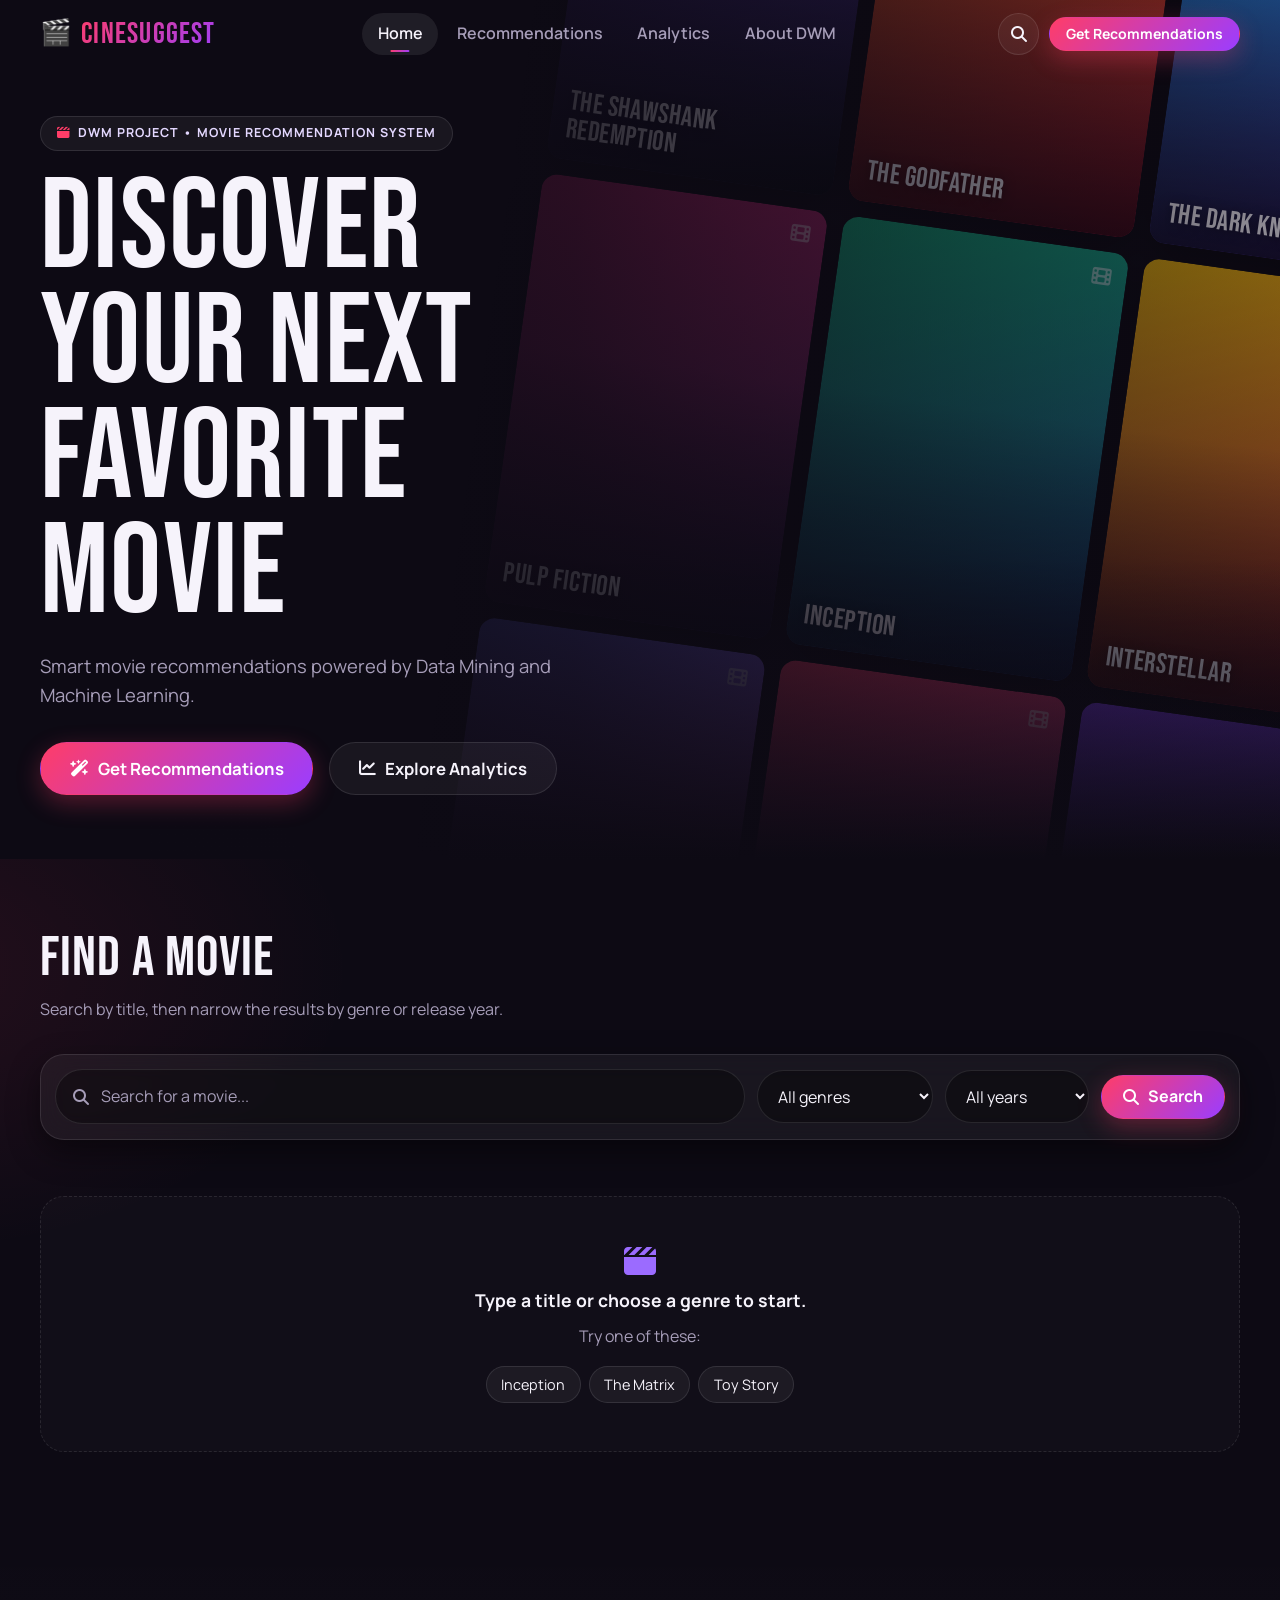
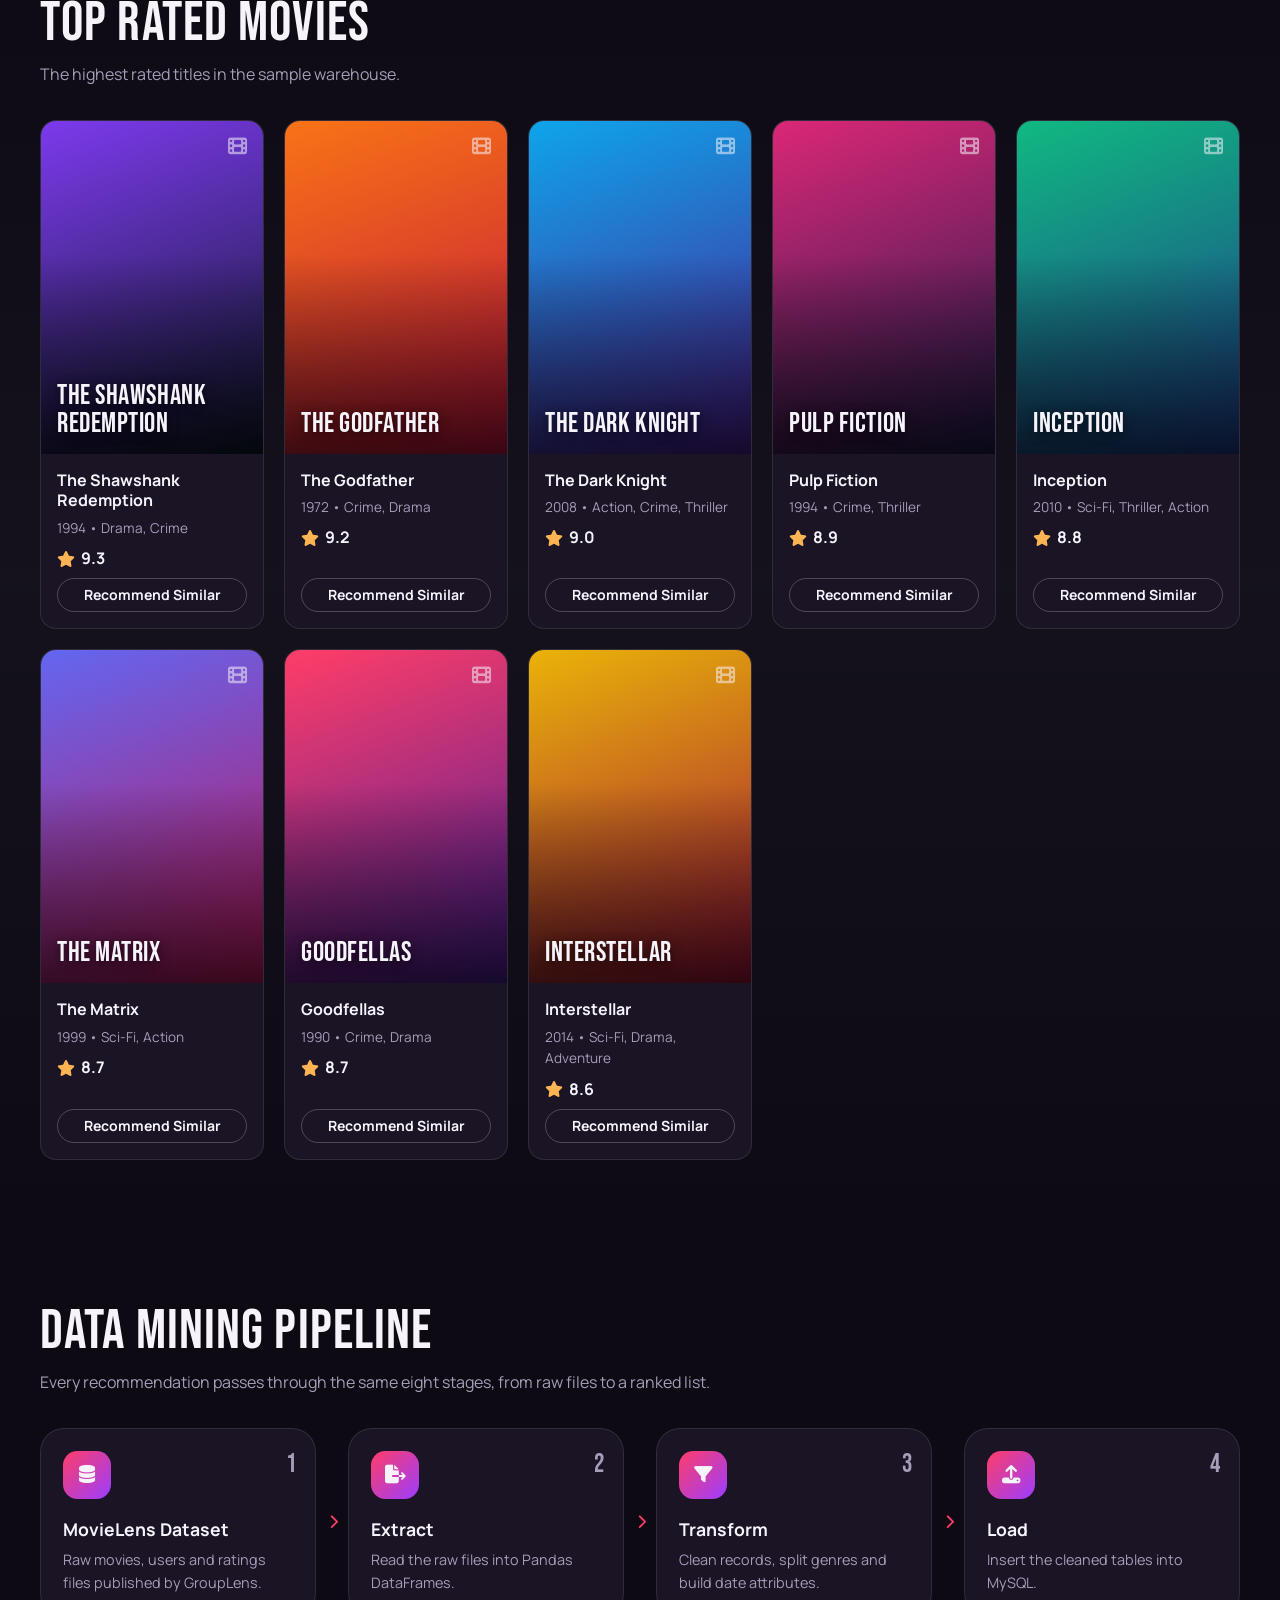
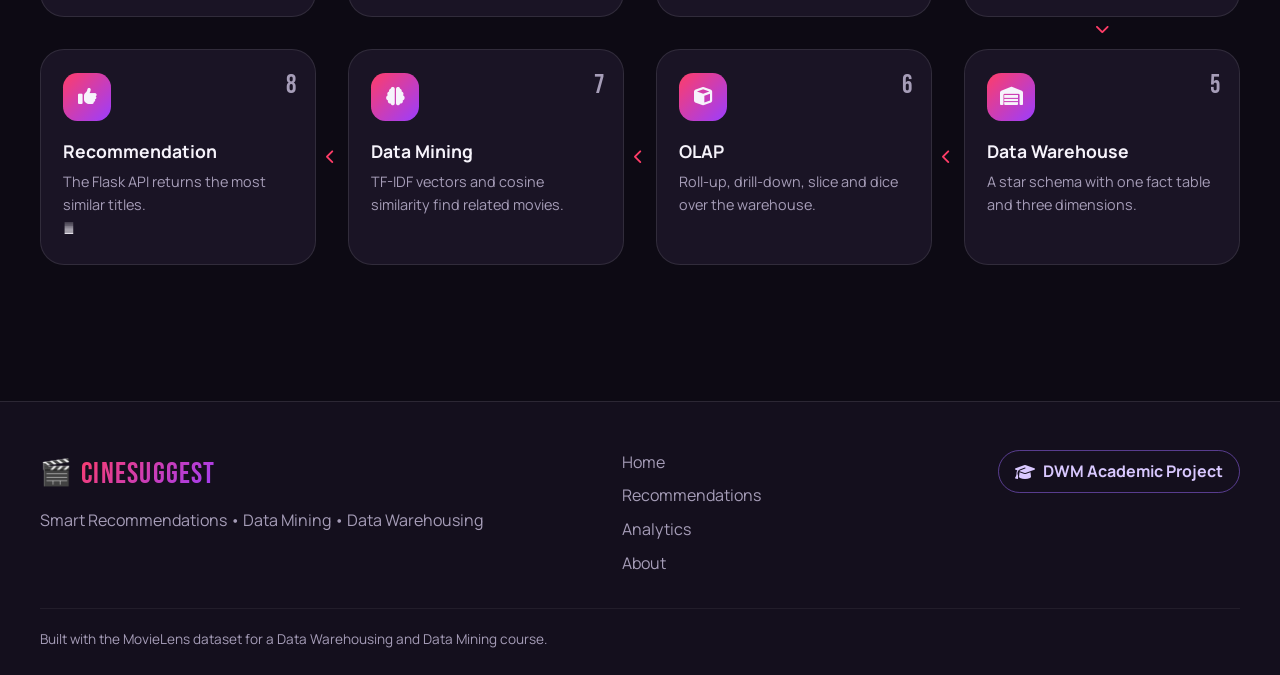
<file: index.html>
<!DOCTYPE html>
<html lang="en">
<head>
  <meta charset="UTF-8">
  <meta name="viewport" content="width=device-width, initial-scale=1">
  <title>CineSuggest — Movie Recommendation System</title>
  <meta name="description" content="CineSuggest is a Data Warehousing and Data Mining movie recommendation project.">
  <link rel="icon" href="data:image/svg+xml,%3Csvg xmlns='http://www.w3.org/2000/svg' viewBox='0 0 100 100'%3E%3Ctext y='.9em' font-size='90'%3E🎬%3C/text%3E%3C/svg%3E">
  <link rel="preconnect" href="https://fonts.googleapis.com">
  <link rel="preconnect" href="https://fonts.gstatic.com" crossorigin>
  <link href="https://fonts.googleapis.com/css2?family=Bebas+Neue&family=Manrope:wght@400;500;600;700;800&display=swap" rel="stylesheet">
  <link rel="stylesheet" href="https://cdnjs.cloudflare.com/ajax/libs/font-awesome/6.5.1/css/all.min.css">
  <link rel="stylesheet" href="css/style.css">
</head>
<body data-page="home">
  <a class="skip-link" href="#main">Skip to main content</a>

  <header class="site-header" id="siteHeader">
    <div class="container nav-inner">
      <a href="index.html" class="logo" aria-label="CineSuggest home">
        <span class="logo-icon" aria-hidden="true">🎬</span>
        <span class="logo-text">CineSuggest</span>
      </a>

      <nav class="main-nav" id="mainNav" aria-label="Main navigation">
        <ul class="nav-list">
          <li><a href="index.html" class="nav-link">Home</a></li>
          <li><a href="recommendations.html" class="nav-link">Recommendations</a></li>
          <li><a href="analytics.html" class="nav-link">Analytics</a></li>
          <li><a href="about.html" class="nav-link">About DWM</a></li>
          <li class="nav-drawer-cta">
            <a href="recommendations.html" class="btn btn-primary btn-block">Get Recommendations</a>
          </li>
        </ul>
      </nav>

      <div class="nav-actions">
        <button type="button" class="icon-btn" id="navSearchToggle" aria-label="Search movies" aria-expanded="false" aria-controls="navSearch">
          <i class="fa-solid fa-magnifying-glass" aria-hidden="true"></i>
        </button>
        <a href="recommendations.html" class="btn btn-primary btn-sm nav-cta">Get Recommendations</a>
        <button type="button" class="icon-btn menu-toggle" id="menuToggle" aria-label="Open menu" aria-expanded="false" aria-controls="mainNav">
          <i class="fa-solid fa-bars" aria-hidden="true"></i>
        </button>
      </div>
    </div>

    <div class="nav-search" id="navSearch" hidden>
      <form class="container" id="navSearchForm" role="search" autocomplete="off">
        <div class="search-field">
          <label class="sr-only" for="navSearchInput">Search for a movie</label>
          <i class="fa-solid fa-magnifying-glass" aria-hidden="true"></i>
          <input type="search" id="navSearchInput" placeholder="Search for a movie...">
          <ul class="suggestions" id="navSuggestions" role="listbox" hidden></ul>
        </div>
      </form>
    </div>
  </header>
  <div class="drawer-backdrop" id="drawerBackdrop"></div>

  <main id="main">
    <section class="hero" aria-labelledby="heroTitle">
      <div class="hero-wall" id="heroWall" aria-hidden="true"></div>
      <div class="container hero-content">
        <p class="badge"><i class="fa-solid fa-clapperboard" aria-hidden="true"></i> DWM PROJECT • MOVIE RECOMMENDATION SYSTEM</p>
        <h1 class="hero-title" id="heroTitle">Discover Your Next Favorite Movie</h1>
        <p class="hero-subtitle">Smart movie recommendations powered by Data Mining and Machine Learning.</p>
        <div class="hero-actions">
          <a class="btn btn-primary btn-lg" href="recommendations.html"><i class="fa-solid fa-wand-magic-sparkles" aria-hidden="true"></i> Get Recommendations</a>
          <a class="btn btn-ghost btn-lg" href="analytics.html"><i class="fa-solid fa-chart-line" aria-hidden="true"></i> Explore Analytics</a>
        </div>
      </div>
    </section>

    <section class="section" id="search" aria-labelledby="searchTitle">
      <div class="container">
        <header class="section-head">
          <h2 class="section-title" id="searchTitle">Find a Movie</h2>
          <p class="section-lead">Search by title, then narrow the results by genre or release year.</p>
        </header>

        <form class="search-panel glass" id="searchForm" role="search" autocomplete="off">
          <div class="search-field">
            <label class="sr-only" for="searchInput">Search for a movie</label>
            <i class="fa-solid fa-magnifying-glass" aria-hidden="true"></i>
            <input type="search" id="searchInput" placeholder="Search for a movie...">
            <ul class="suggestions" id="searchSuggestions" role="listbox" hidden></ul>
          </div>
          <div>
            <label class="sr-only" for="genreFilter">Genre</label>
            <select class="select" id="genreFilter"><option value="">All genres</option></select>
          </div>
          <div>
            <label class="sr-only" for="yearFilter">Release year</label>
            <select class="select" id="yearFilter"><option value="">All years</option></select>
          </div>
          <button type="submit" class="btn btn-primary"><i class="fa-solid fa-magnifying-glass" aria-hidden="true"></i> Search</button>
        </form>

        <p class="search-status" id="searchStatus" aria-live="polite"></p>
        <div class="movie-grid" id="searchResults" aria-live="polite"></div>
      </div>
    </section>

    <section class="section section--alt" id="top-movies" aria-labelledby="topTitle">
      <div class="container">
        <header class="section-head">
          <h2 class="section-title" id="topTitle">Top Rated Movies</h2>
          <p class="section-lead">The highest rated titles in the sample warehouse.</p>
        </header>
        <div class="movie-grid" id="topMoviesGrid"></div>
      </div>
    </section>

    <section class="section" id="pipeline" aria-labelledby="pipelineTitle">
      <div class="container">
        <header class="section-head">
          <h2 class="section-title" id="pipelineTitle">Data Mining Pipeline</h2>
          <p class="section-lead">Every recommendation passes through the same eight stages, from raw files to a ranked list.</p>
        </header>
        <ol class="pipeline">
          <li class="pipeline-step">
            <span class="pipeline-icon"><i class="fa-solid fa-database" aria-hidden="true"></i></span>
            <h3>MovieLens Dataset</h3>
            <p>Raw movies, users and ratings files published by GroupLens.</p>
          </li>
          <li class="pipeline-step">
            <span class="pipeline-icon"><i class="fa-solid fa-file-export" aria-hidden="true"></i></span>
            <h3>Extract</h3>
            <p>Read the raw files into Pandas DataFrames.</p>
          </li>
          <li class="pipeline-step">
            <span class="pipeline-icon"><i class="fa-solid fa-filter" aria-hidden="true"></i></span>
            <h3>Transform</h3>
            <p>Clean records, split genres and build date attributes.</p>
          </li>
          <li class="pipeline-step">
            <span class="pipeline-icon"><i class="fa-solid fa-upload" aria-hidden="true"></i></span>
            <h3>Load</h3>
            <p>Insert the cleaned tables into MySQL.</p>
          </li>
          <li class="pipeline-step">
            <span class="pipeline-icon"><i class="fa-solid fa-warehouse" aria-hidden="true"></i></span>
            <h3>Data Warehouse</h3>
            <p>A star schema with one fact table and three dimensions.</p>
          </li>
          <li class="pipeline-step">
            <span class="pipeline-icon"><i class="fa-solid fa-cube" aria-hidden="true"></i></span>
            <h3>OLAP</h3>
            <p>Roll-up, drill-down, slice and dice over the warehouse.</p>
          </li>
          <li class="pipeline-step">
            <span class="pipeline-icon"><i class="fa-solid fa-brain" aria-hidden="true"></i></span>
            <h3>Data Mining</h3>
            <p>TF-IDF vectors and cosine similarity find related movies.</p>
          </li>
          <li class="pipeline-step">
            <span class="pipeline-icon"><i class="fa-solid fa-thumbs-up" aria-hidden="true"></i></span>
            <h3>Recommendation</h3>
            <p>The Flask API returns the most similar titles.</p>
          </li>
        </ol>
      </div>
    </section>
  </main>

  <footer class="site-footer">
    <div class="container footer-grid">
      <div class="footer-brand">
        <a href="index.html" class="logo"><span class="logo-icon" aria-hidden="true">🎬</span><span class="logo-text">CineSuggest</span></a>
        <p>Smart Recommendations • Data Mining • Data Warehousing</p>
      </div>
      <nav aria-label="Footer navigation">
        <ul class="footer-links">
          <li><a href="index.html">Home</a></li>
          <li><a href="recommendations.html">Recommendations</a></li>
          <li><a href="analytics.html">Analytics</a></li>
          <li><a href="about.html">About</a></li>
        </ul>
      </nav>
      <p class="footer-badge"><i class="fa-solid fa-graduation-cap" aria-hidden="true"></i> DWM Academic Project</p>
    </div>
    <p class="container footer-copy">Built with the MovieLens dataset for a Data Warehousing and Data Mining course.</p>
  </footer>

  <script src="js/main.js" defer></script>
</body>
</html>
</file>
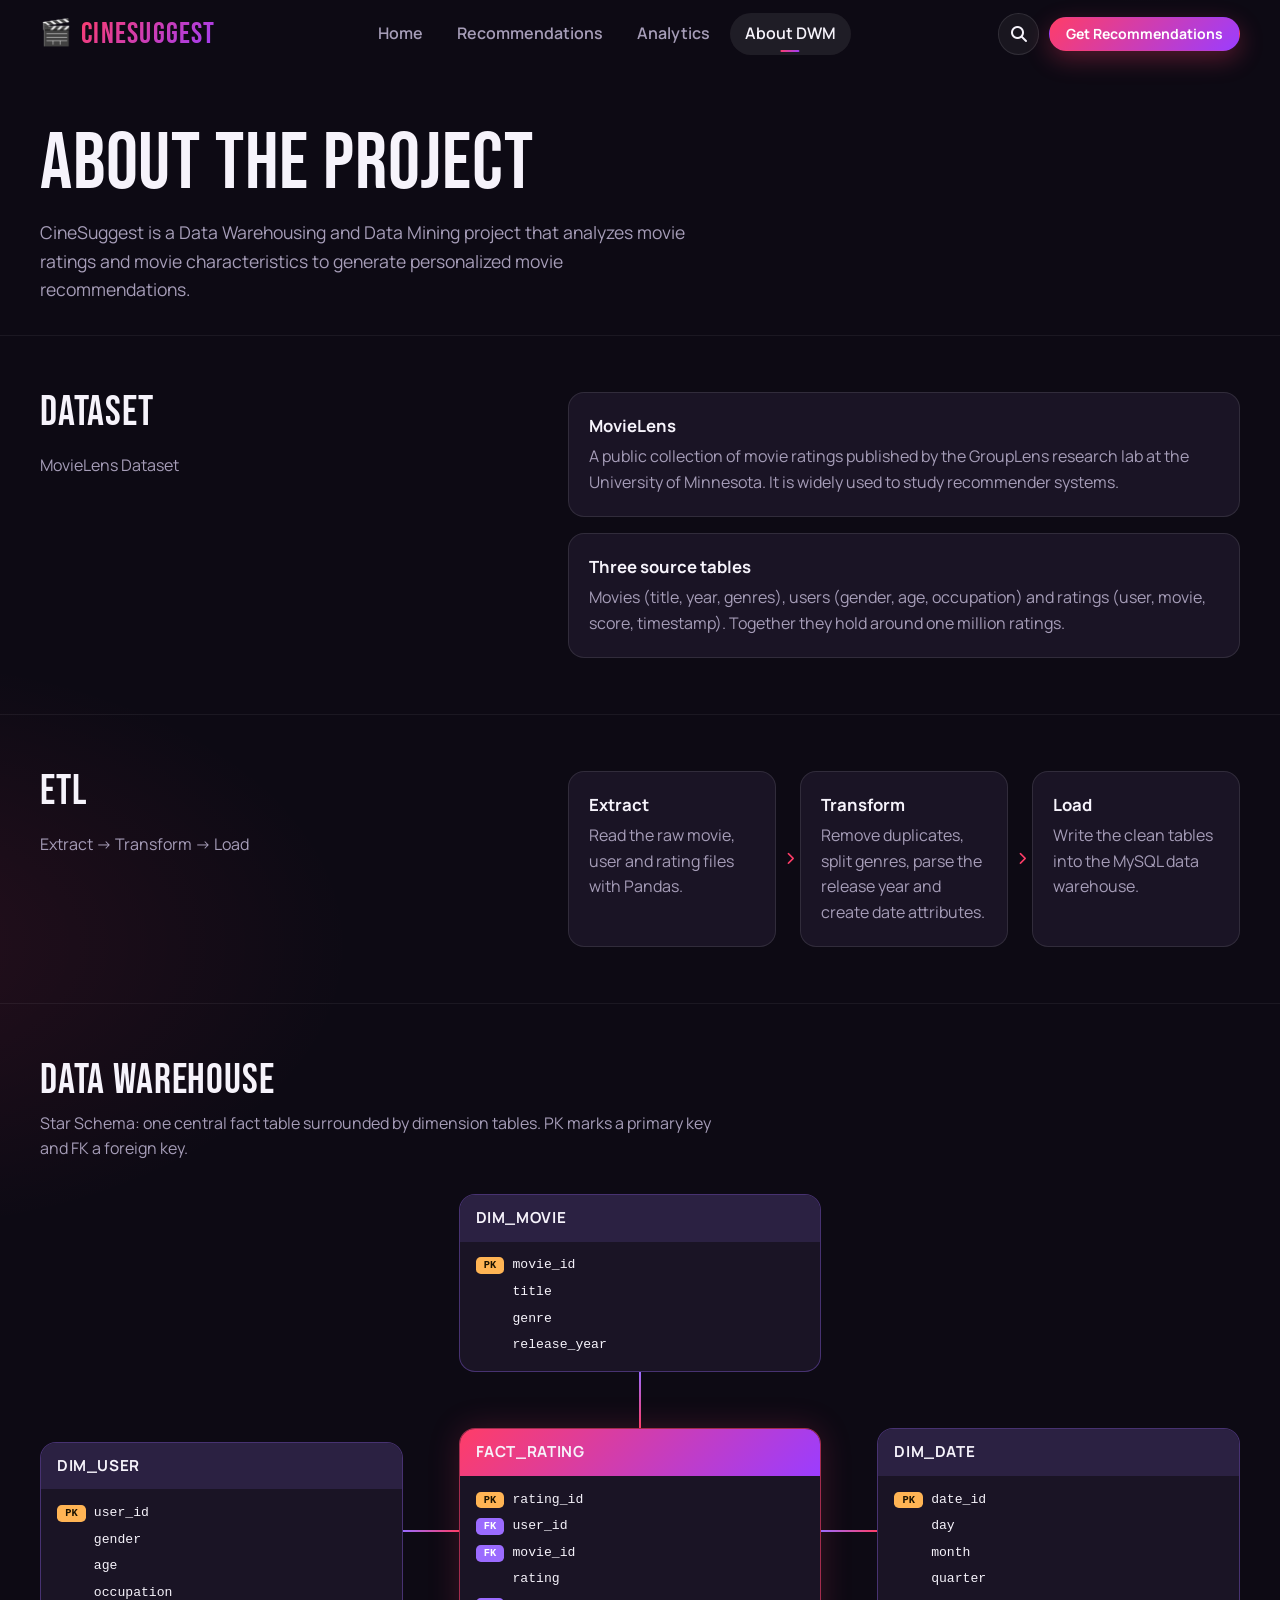
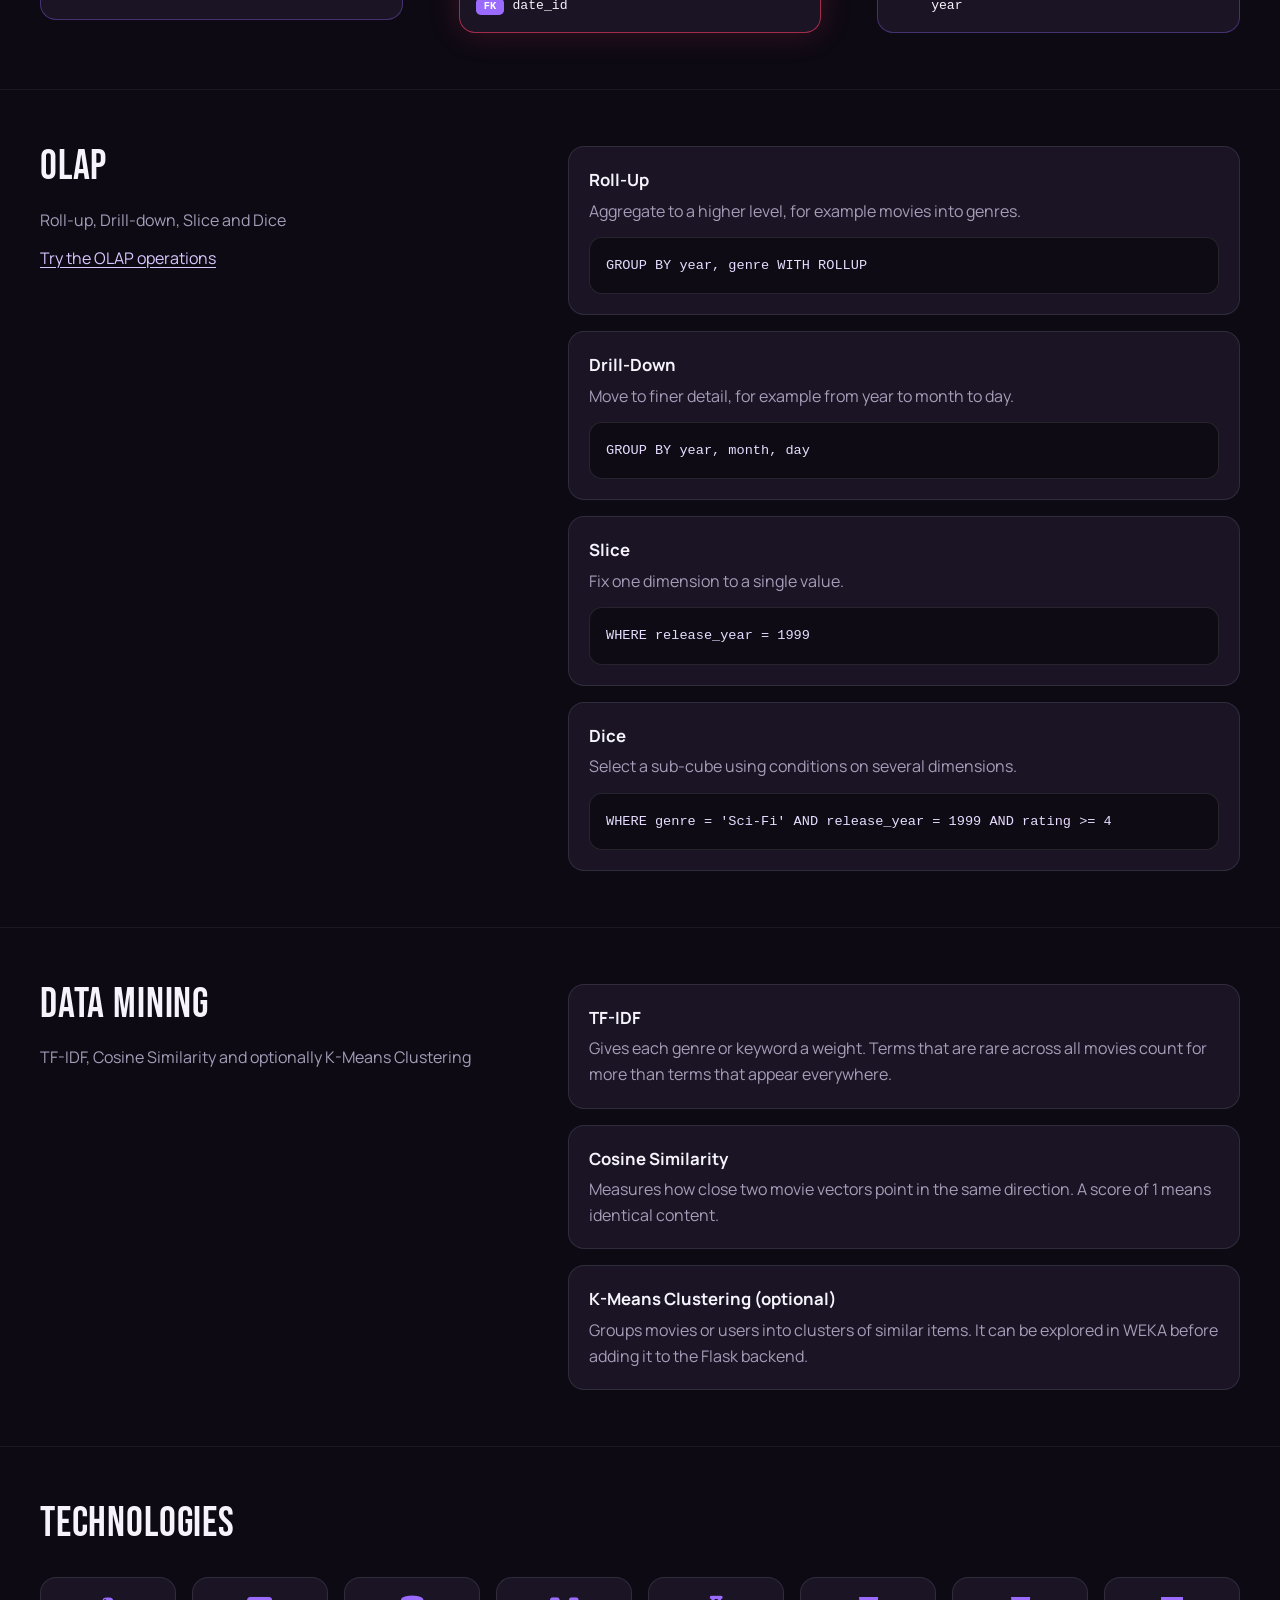
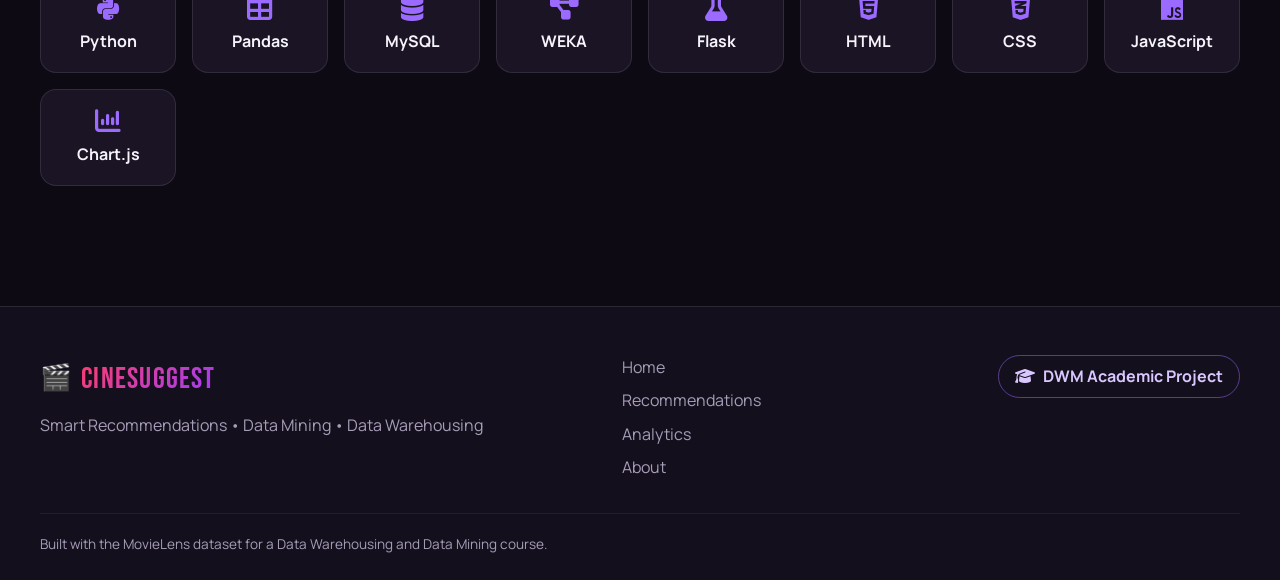
<file: about.html>
<!DOCTYPE html>
<html lang="en">
<head>
  <meta charset="UTF-8">
  <meta name="viewport" content="width=device-width, initial-scale=1">
  <title>About the Project — CineSuggest</title>
  <meta name="description" content="How the CineSuggest DWM project works: dataset, ETL, star schema, OLAP and data mining.">
  <link rel="icon" href="data:image/svg+xml,%3Csvg xmlns='http://www.w3.org/2000/svg' viewBox='0 0 100 100'%3E%3Ctext y='.9em' font-size='90'%3E🎬%3C/text%3E%3C/svg%3E">
  <link rel="preconnect" href="https://fonts.googleapis.com">
  <link rel="preconnect" href="https://fonts.gstatic.com" crossorigin>
  <link href="https://fonts.googleapis.com/css2?family=Bebas+Neue&family=Manrope:wght@400;500;600;700;800&display=swap" rel="stylesheet">
  <link rel="stylesheet" href="https://cdnjs.cloudflare.com/ajax/libs/font-awesome/6.5.1/css/all.min.css">
  <link rel="stylesheet" href="css/style.css">
</head>
<body data-page="about">
  <a class="skip-link" href="#main">Skip to main content</a>

  <header class="site-header" id="siteHeader">
    <div class="container nav-inner">
      <a href="index.html" class="logo" aria-label="CineSuggest home">
        <span class="logo-icon" aria-hidden="true">🎬</span>
        <span class="logo-text">CineSuggest</span>
      </a>

      <nav class="main-nav" id="mainNav" aria-label="Main navigation">
        <ul class="nav-list">
          <li><a href="index.html" class="nav-link">Home</a></li>
          <li><a href="recommendations.html" class="nav-link">Recommendations</a></li>
          <li><a href="analytics.html" class="nav-link">Analytics</a></li>
          <li><a href="about.html" class="nav-link">About DWM</a></li>
          <li class="nav-drawer-cta">
            <a href="recommendations.html" class="btn btn-primary btn-block">Get Recommendations</a>
          </li>
        </ul>
      </nav>

      <div class="nav-actions">
        <button type="button" class="icon-btn" id="navSearchToggle" aria-label="Search movies" aria-expanded="false" aria-controls="navSearch">
          <i class="fa-solid fa-magnifying-glass" aria-hidden="true"></i>
        </button>
        <a href="recommendations.html" class="btn btn-primary btn-sm nav-cta">Get Recommendations</a>
        <button type="button" class="icon-btn menu-toggle" id="menuToggle" aria-label="Open menu" aria-expanded="false" aria-controls="mainNav">
          <i class="fa-solid fa-bars" aria-hidden="true"></i>
        </button>
      </div>
    </div>

    <div class="nav-search" id="navSearch" hidden>
      <form class="container" id="navSearchForm" role="search" autocomplete="off">
        <div class="search-field">
          <label class="sr-only" for="navSearchInput">Search for a movie</label>
          <i class="fa-solid fa-magnifying-glass" aria-hidden="true"></i>
          <input type="search" id="navSearchInput" placeholder="Search for a movie...">
          <ul class="suggestions" id="navSuggestions" role="listbox" hidden></ul>
        </div>
      </form>
    </div>
  </header>
  <div class="drawer-backdrop" id="drawerBackdrop"></div>

  <main id="main">
    <section class="page-hero" aria-labelledby="pageTitle">
      <div class="container">
        <h1 class="page-title" id="pageTitle">About the Project</h1>
        <p class="page-lead">CineSuggest is a Data Warehousing and Data Mining project that analyzes movie ratings and movie characteristics to generate personalized movie recommendations.</p>
      </div>
    </section>

    <section class="about-section" aria-labelledby="datasetTitle">
      <div class="container about-grid">
        <div class="about-intro">
          <h2 class="section-title section-title--sm" id="datasetTitle">Dataset</h2>
          <p>MovieLens Dataset</p>
        </div>
        <div class="info-cards">
          <article class="info-card">
            <h3>MovieLens</h3>
            <p>A public collection of movie ratings published by the GroupLens research lab at the University of Minnesota. It is widely used to study recommender systems.</p>
          </article>
          <article class="info-card">
            <h3>Three source tables</h3>
            <p>Movies (title, year, genres), users (gender, age, occupation) and ratings (user, movie, score, timestamp). Together they hold around one million ratings.</p>
          </article>
        </div>
      </div>
    </section>

    <section class="about-section" aria-labelledby="etlTitle">
      <div class="container about-grid">
        <div class="about-intro">
          <h2 class="section-title section-title--sm" id="etlTitle">ETL</h2>
          <p>Extract → Transform → Load</p>
        </div>
        <ol class="flow-cards">
          <li class="info-card flow-card">
            <h3>Extract</h3>
            <p>Read the raw movie, user and rating files with Pandas.</p>
          </li>
          <li class="info-card flow-card">
            <h3>Transform</h3>
            <p>Remove duplicates, split genres, parse the release year and create date attributes.</p>
          </li>
          <li class="info-card flow-card">
            <h3>Load</h3>
            <p>Write the clean tables into the MySQL data warehouse.</p>
          </li>
        </ol>
      </div>
    </section>

    <section class="about-section" aria-labelledby="warehouseTitle">
      <div class="container">
        <header class="section-head">
          <h2 class="section-title section-title--sm" id="warehouseTitle">Data Warehouse</h2>
          <p class="section-lead">Star Schema: one central fact table surrounded by dimension tables. PK marks a primary key and FK a foreign key.</p>
        </header>

        <div class="schema" role="group" aria-label="Star schema diagram">
          <article class="schema-card schema-card--dim schema-movie">
            <h3>DIM_MOVIE</h3>
            <ul>
              <li><span class="key key-pk">PK</span>movie_id</li>
              <li><span class="key"></span>title</li>
              <li><span class="key"></span>genre</li>
              <li><span class="key"></span>release_year</li>
            </ul>
          </article>
          <span class="schema-link schema-link--down" aria-hidden="true"></span>

          <article class="schema-card schema-card--dim schema-user">
            <h3>DIM_USER</h3>
            <ul>
              <li><span class="key key-pk">PK</span>user_id</li>
              <li><span class="key"></span>gender</li>
              <li><span class="key"></span>age</li>
              <li><span class="key"></span>occupation</li>
            </ul>
          </article>
          <span class="schema-link schema-link--left" aria-hidden="true"></span>

          <article class="schema-card schema-card--fact schema-fact">
            <h3>FACT_RATING</h3>
            <ul>
              <li><span class="key key-pk">PK</span>rating_id</li>
              <li><span class="key key-fk">FK</span>user_id</li>
              <li><span class="key key-fk">FK</span>movie_id</li>
              <li><span class="key"></span>rating</li>
              <li><span class="key key-fk">FK</span>date_id</li>
            </ul>
          </article>
          <span class="schema-link schema-link--right" aria-hidden="true"></span>

          <article class="schema-card schema-card--dim schema-date">
            <h3>DIM_DATE</h3>
            <ul>
              <li><span class="key key-pk">PK</span>date_id</li>
              <li><span class="key"></span>day</li>
              <li><span class="key"></span>month</li>
              <li><span class="key"></span>quarter</li>
              <li><span class="key"></span>year</li>
            </ul>
          </article>
        </div>
      </div>
    </section>

    <section class="about-section" aria-labelledby="olapAboutTitle">
      <div class="container about-grid">
        <div class="about-intro">
          <h2 class="section-title section-title--sm" id="olapAboutTitle">OLAP</h2>
          <p>Roll-up, Drill-down, Slice and Dice</p>
          <p><a class="text-link" href="analytics.html#olap">Try the OLAP operations</a></p>
        </div>
        <div class="info-cards">
          <article class="info-card">
            <h3>Roll-Up</h3>
            <p>Aggregate to a higher level, for example movies into genres.</p>
            <pre class="code-block"><code>GROUP BY year, genre WITH ROLLUP</code></pre>
          </article>
          <article class="info-card">
            <h3>Drill-Down</h3>
            <p>Move to finer detail, for example from year to month to day.</p>
            <pre class="code-block"><code>GROUP BY year, month, day</code></pre>
          </article>
          <article class="info-card">
            <h3>Slice</h3>
            <p>Fix one dimension to a single value.</p>
            <pre class="code-block"><code>WHERE release_year = 1999</code></pre>
          </article>
          <article class="info-card">
            <h3>Dice</h3>
            <p>Select a sub-cube using conditions on several dimensions.</p>
            <pre class="code-block"><code>WHERE genre = 'Sci-Fi' AND release_year = 1999 AND rating &gt;= 4</code></pre>
          </article>
        </div>
      </div>
    </section>

    <section class="about-section" aria-labelledby="miningTitle">
      <div class="container about-grid">
        <div class="about-intro">
          <h2 class="section-title section-title--sm" id="miningTitle">Data Mining</h2>
          <p>TF-IDF, Cosine Similarity and optionally K-Means Clustering</p>
        </div>
        <div class="info-cards">
          <article class="info-card">
            <h3>TF-IDF</h3>
            <p>Gives each genre or keyword a weight. Terms that are rare across all movies count for more than terms that appear everywhere.</p>
          </article>
          <article class="info-card">
            <h3>Cosine Similarity</h3>
            <p>Measures how close two movie vectors point in the same direction. A score of 1 means identical content.</p>
          </article>
          <article class="info-card">
            <h3>K-Means Clustering (optional)</h3>
            <p>Groups movies or users into clusters of similar items. It can be explored in WEKA before adding it to the Flask backend.</p>
          </article>
        </div>
      </div>
    </section>

    <section class="about-section" aria-labelledby="techTitle">
      <div class="container">
        <header class="section-head">
          <h2 class="section-title section-title--sm" id="techTitle">Technologies</h2>
        </header>
        <ul class="tech-grid">
            <li class="tech-chip"><i class="fa-brands fa-python" aria-hidden="true"></i><span>Python</span></li>
            <li class="tech-chip"><i class="fa-solid fa-table" aria-hidden="true"></i><span>Pandas</span></li>
            <li class="tech-chip"><i class="fa-solid fa-database" aria-hidden="true"></i><span>MySQL</span></li>
            <li class="tech-chip"><i class="fa-solid fa-diagram-project" aria-hidden="true"></i><span>WEKA</span></li>
            <li class="tech-chip"><i class="fa-solid fa-flask" aria-hidden="true"></i><span>Flask</span></li>
            <li class="tech-chip"><i class="fa-brands fa-html5" aria-hidden="true"></i><span>HTML</span></li>
            <li class="tech-chip"><i class="fa-brands fa-css3-alt" aria-hidden="true"></i><span>CSS</span></li>
            <li class="tech-chip"><i class="fa-brands fa-js" aria-hidden="true"></i><span>JavaScript</span></li>
            <li class="tech-chip"><i class="fa-solid fa-chart-column" aria-hidden="true"></i><span>Chart.js</span></li>
        </ul>
      </div>
    </section>
  </main>

  <footer class="site-footer">
    <div class="container footer-grid">
      <div class="footer-brand">
        <a href="index.html" class="logo"><span class="logo-icon" aria-hidden="true">🎬</span><span class="logo-text">CineSuggest</span></a>
        <p>Smart Recommendations • Data Mining • Data Warehousing</p>
      </div>
      <nav aria-label="Footer navigation">
        <ul class="footer-links">
          <li><a href="index.html">Home</a></li>
          <li><a href="recommendations.html">Recommendations</a></li>
          <li><a href="analytics.html">Analytics</a></li>
          <li><a href="about.html">About</a></li>
        </ul>
      </nav>
      <p class="footer-badge"><i class="fa-solid fa-graduation-cap" aria-hidden="true"></i> DWM Academic Project</p>
    </div>
    <p class="container footer-copy">Built with the MovieLens dataset for a Data Warehousing and Data Mining course.</p>
  </footer>

  <script src="js/main.js" defer></script>
</body>
</html>
</file>
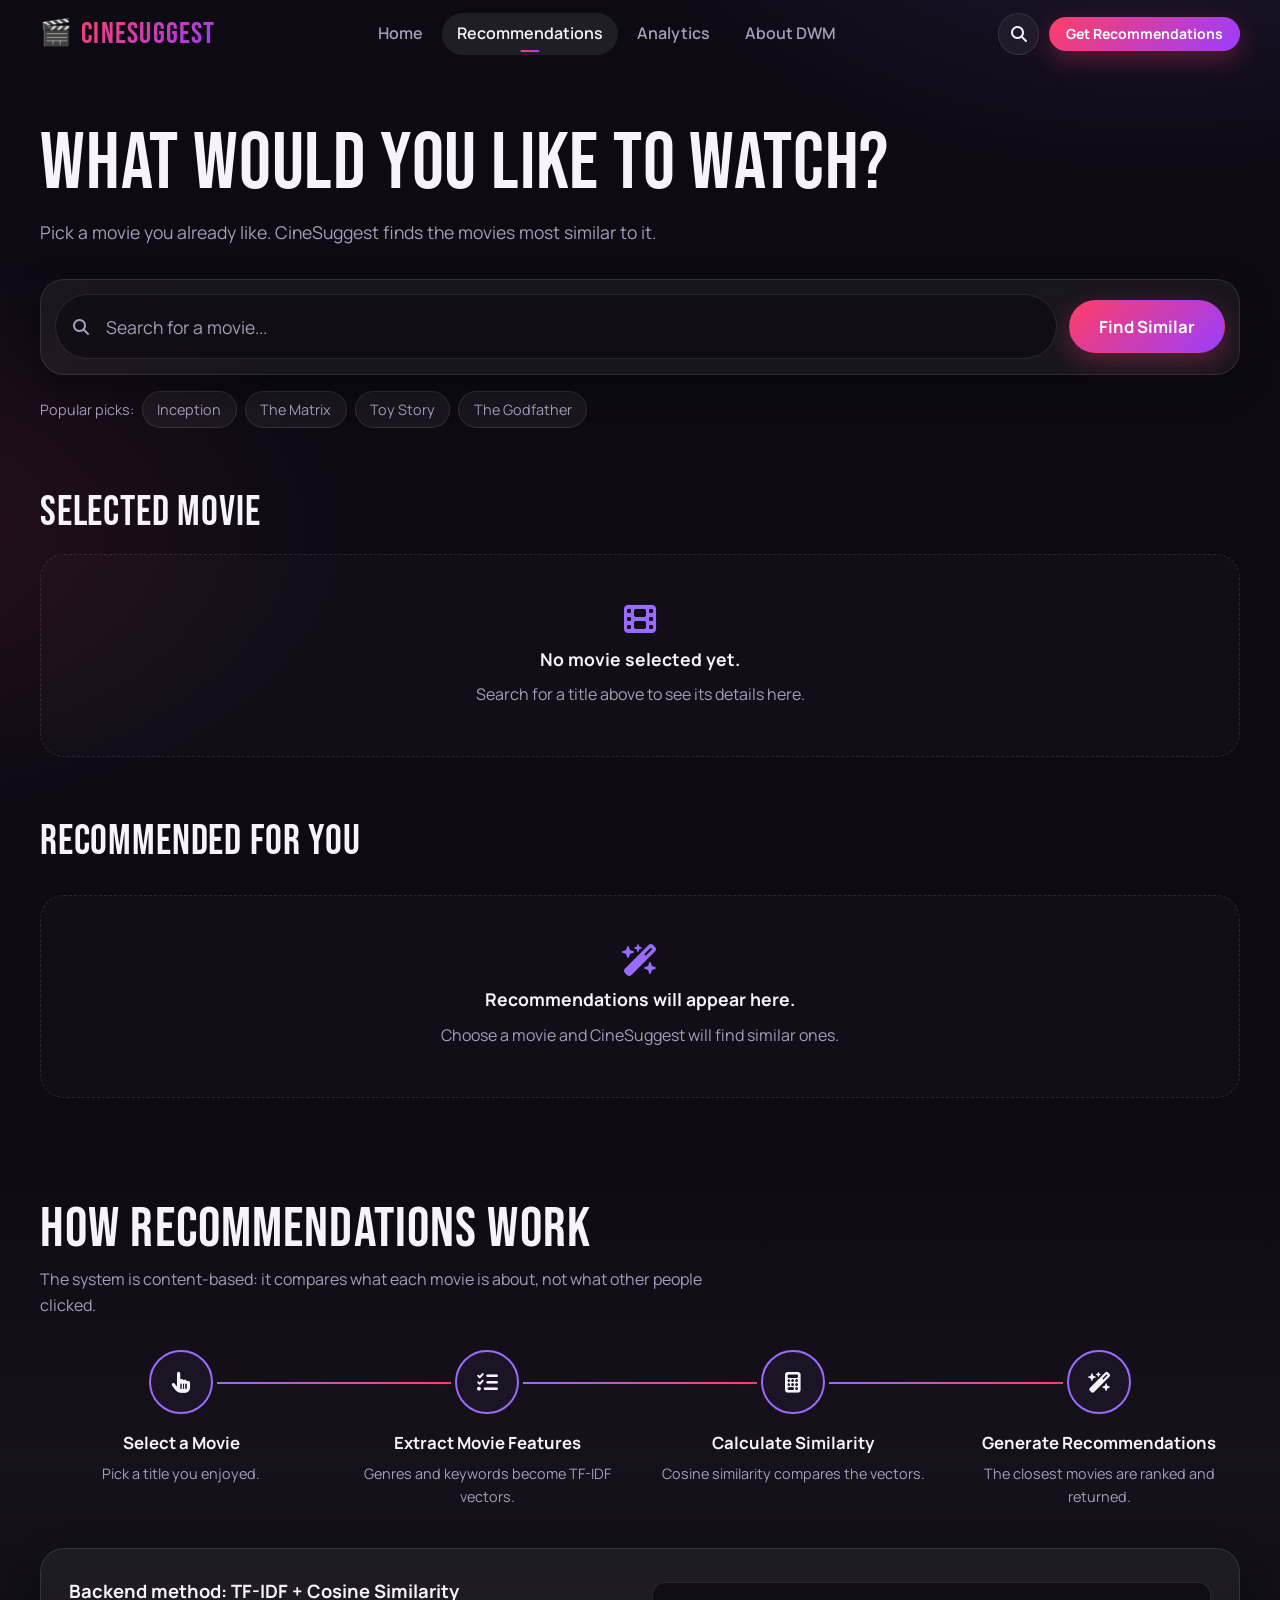
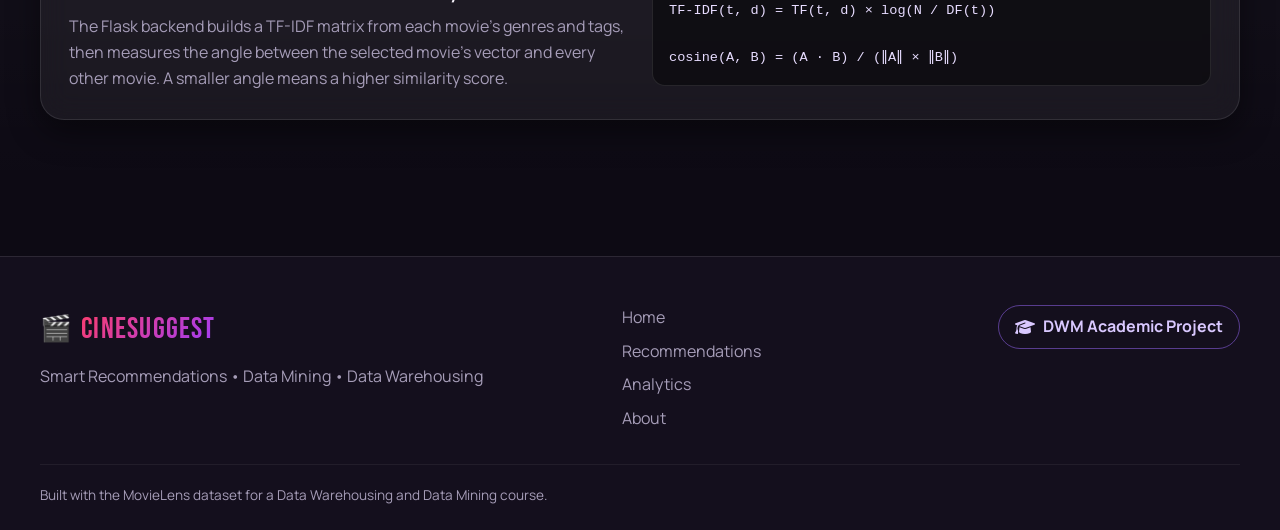
<file: recommendations.html>
<!DOCTYPE html>
<html lang="en">
<head>
  <meta charset="UTF-8">
  <meta name="viewport" content="width=device-width, initial-scale=1">
  <title>Movie Recommendations — CineSuggest</title>
  <meta name="description" content="Pick a movie and get similar recommendations using TF-IDF and cosine similarity.">
  <link rel="icon" href="data:image/svg+xml,%3Csvg xmlns='http://www.w3.org/2000/svg' viewBox='0 0 100 100'%3E%3Ctext y='.9em' font-size='90'%3E🎬%3C/text%3E%3C/svg%3E">
  <link rel="preconnect" href="https://fonts.googleapis.com">
  <link rel="preconnect" href="https://fonts.gstatic.com" crossorigin>
  <link href="https://fonts.googleapis.com/css2?family=Bebas+Neue&family=Manrope:wght@400;500;600;700;800&display=swap" rel="stylesheet">
  <link rel="stylesheet" href="https://cdnjs.cloudflare.com/ajax/libs/font-awesome/6.5.1/css/all.min.css">
  <link rel="stylesheet" href="css/style.css">
</head>
<body data-page="recommendations">
  <a class="skip-link" href="#main">Skip to main content</a>

  <header class="site-header" id="siteHeader">
    <div class="container nav-inner">
      <a href="index.html" class="logo" aria-label="CineSuggest home">
        <span class="logo-icon" aria-hidden="true">🎬</span>
        <span class="logo-text">CineSuggest</span>
      </a>

      <nav class="main-nav" id="mainNav" aria-label="Main navigation">
        <ul class="nav-list">
          <li><a href="index.html" class="nav-link">Home</a></li>
          <li><a href="recommendations.html" class="nav-link">Recommendations</a></li>
          <li><a href="analytics.html" class="nav-link">Analytics</a></li>
          <li><a href="about.html" class="nav-link">About DWM</a></li>
          <li class="nav-drawer-cta">
            <a href="recommendations.html" class="btn btn-primary btn-block">Get Recommendations</a>
          </li>
        </ul>
      </nav>

      <div class="nav-actions">
        <button type="button" class="icon-btn" id="navSearchToggle" aria-label="Search movies" aria-expanded="false" aria-controls="navSearch">
          <i class="fa-solid fa-magnifying-glass" aria-hidden="true"></i>
        </button>
        <a href="recommendations.html" class="btn btn-primary btn-sm nav-cta">Get Recommendations</a>
        <button type="button" class="icon-btn menu-toggle" id="menuToggle" aria-label="Open menu" aria-expanded="false" aria-controls="mainNav">
          <i class="fa-solid fa-bars" aria-hidden="true"></i>
        </button>
      </div>
    </div>

    <div class="nav-search" id="navSearch" hidden>
      <form class="container" id="navSearchForm" role="search" autocomplete="off">
        <div class="search-field">
          <label class="sr-only" for="navSearchInput">Search for a movie</label>
          <i class="fa-solid fa-magnifying-glass" aria-hidden="true"></i>
          <input type="search" id="navSearchInput" placeholder="Search for a movie...">
          <ul class="suggestions" id="navSuggestions" role="listbox" hidden></ul>
        </div>
      </form>
    </div>
  </header>
  <div class="drawer-backdrop" id="drawerBackdrop"></div>

  <main id="main">
    <section class="page-hero" aria-labelledby="pageTitle">
      <div class="container">
        <h1 class="page-title" id="pageTitle">What would you like to watch?</h1>
        <p class="page-lead">Pick a movie you already like. CineSuggest finds the movies most similar to it.</p>

        <form class="picker glass" id="pickerForm" role="search" autocomplete="off">
          <div class="search-field search-field--large">
            <label class="sr-only" for="pickerInput">Search for a movie</label>
            <i class="fa-solid fa-magnifying-glass" aria-hidden="true"></i>
            <input type="search" id="pickerInput" placeholder="Search for a movie...">
            <ul class="suggestions" id="pickerSuggestions" role="listbox" hidden></ul>
          </div>
          <button type="submit" class="btn btn-primary btn-lg">Find Similar</button>
        </form>

        <div class="quick-picks" id="quickPicks">
          <span>Popular picks:</span>
          <button type="button" class="chip" data-title="Inception">Inception</button>
          <button type="button" class="chip" data-title="The Matrix">The Matrix</button>
          <button type="button" class="chip" data-title="Toy Story">Toy Story</button>
          <button type="button" class="chip" data-title="The Godfather">The Godfather</button>
        </div>
      </div>
    </section>

    <section class="section section--tight" id="selectedSection" aria-labelledby="selectedTitle">
      <div class="container">
        <h2 class="section-title section-title--sm" id="selectedTitle">Selected Movie</h2>
        <div id="selectedMovie" aria-live="polite"></div>
      </div>
    </section>

    <section class="section section--tight" id="recommendationsSection" aria-labelledby="recTitle">
      <div class="container">
        <header class="section-head section-head--row">
          <h2 class="section-title section-title--sm" id="recTitle">Recommended For You</h2>
          <p class="model-note" id="recommendationNote"></p>
        </header>
        <div class="movie-grid" id="recommendationGrid" aria-live="polite"></div>
      </div>
    </section>

    <section class="section section--alt" id="how-it-works" aria-labelledby="howTitle">
      <div class="container">
        <header class="section-head">
          <h2 class="section-title" id="howTitle">How Recommendations Work</h2>
          <p class="section-lead">The system is content-based: it compares what each movie is about, not what other people clicked.</p>
        </header>

        <ol class="steps">
          <li class="step">
            <span class="step-icon"><i class="fa-solid fa-hand-pointer" aria-hidden="true"></i></span>
            <div>
              <h3>Select a Movie</h3>
              <p>Pick a title you enjoyed.</p>
            </div>
          </li>
          <li class="step">
            <span class="step-icon"><i class="fa-solid fa-list-check" aria-hidden="true"></i></span>
            <div>
              <h3>Extract Movie Features</h3>
              <p>Genres and keywords become TF-IDF vectors.</p>
            </div>
          </li>
          <li class="step">
            <span class="step-icon"><i class="fa-solid fa-calculator" aria-hidden="true"></i></span>
            <div>
              <h3>Calculate Similarity</h3>
              <p>Cosine similarity compares the vectors.</p>
            </div>
          </li>
          <li class="step">
            <span class="step-icon"><i class="fa-solid fa-wand-magic-sparkles" aria-hidden="true"></i></span>
            <div>
              <h3>Generate Recommendations</h3>
              <p>The closest movies are ranked and returned.</p>
            </div>
          </li>
        </ol>

        <div class="method-card glass">
          <div>
            <h3>Backend method: TF-IDF + Cosine Similarity</h3>
            <p>The Flask backend builds a TF-IDF matrix from each movie's genres and tags, then measures the angle between the selected movie's vector and every other movie. A smaller angle means a higher similarity score.</p>
          </div>
<pre class="code-block"><code>TF-IDF(t, d) = TF(t, d) × log(N / DF(t))

cosine(A, B) = (A · B) / (‖A‖ × ‖B‖)</code></pre>
        </div>
      </div>
    </section>
  </main>

  <footer class="site-footer">
    <div class="container footer-grid">
      <div class="footer-brand">
        <a href="index.html" class="logo"><span class="logo-icon" aria-hidden="true">🎬</span><span class="logo-text">CineSuggest</span></a>
        <p>Smart Recommendations • Data Mining • Data Warehousing</p>
      </div>
      <nav aria-label="Footer navigation">
        <ul class="footer-links">
          <li><a href="index.html">Home</a></li>
          <li><a href="recommendations.html">Recommendations</a></li>
          <li><a href="analytics.html">Analytics</a></li>
          <li><a href="about.html">About</a></li>
        </ul>
      </nav>
      <p class="footer-badge"><i class="fa-solid fa-graduation-cap" aria-hidden="true"></i> DWM Academic Project</p>
    </div>
    <p class="container footer-copy">Built with the MovieLens dataset for a Data Warehousing and Data Mining course.</p>
  </footer>

  <script src="js/main.js" defer></script>
  <script src="js/recommendations.js" defer></script>
</body>
</html>
</file>
<file: css/style.css>
/* ==========================================================================
   CineSuggest — style.css
   1. Design tokens        6. Cards, posters, states     11. Analytics & OLAP
   2. Base & utilities     7. Search & suggestions       12. About page
   3. Buttons              8. Pipeline & steps           13. Footer
   4. Header & navigation  9. Recommendation page        14. Responsive
   5. Hero & sections     10. Animations
   ========================================================================== */

/* 1. DESIGN TOKENS ------------------------------------------------------- */
:root {
  --bg: #0d0a14;
  --bg-raised: #140f1d;
  --surface: #1a1425;
  --glass: rgba(255, 255, 255, 0.05);
  --glass-border: rgba(255, 255, 255, 0.1);

  --text: #f6f3fb;
  --muted: #a69db8;

  --accent: #ff3d68;
  --accent-2: #9b6bff;
  --amber: #ffb454;
  --accent-gradient: linear-gradient(135deg, #ff3d68 0%, #9b3dff 100%);

  --chart-red: #ff3d68;
  --chart-violet: #9b6bff;
  --chart-pink: #ff7ab8;
  --chart-amber: #ffb454;
  --chart-teal: #3dd6c6;

  --radius: 1rem;
  --radius-lg: 1.5rem;
  --shadow: 0 12px 32px rgba(0, 0, 0, 0.45);

  --font-display: 'Bebas Neue', Impact, 'Arial Narrow', sans-serif;
  --font-body: 'Manrope', system-ui, -apple-system, 'Segoe UI', sans-serif;
  --font-mono: ui-monospace, SFMono-Regular, Menlo, Consolas, monospace;

  --header-h: 4.25rem;
  --container: 1200px;
}

/* 2. BASE & UTILITIES ---------------------------------------------------- */
*, *::before, *::after { box-sizing: border-box; }

html { scroll-behavior: smooth; -webkit-text-size-adjust: 100%; }

body {
  margin: 0;
  min-height: 100vh;
  font-family: var(--font-body);
  line-height: 1.6;
  color: var(--text);
  background:
    radial-gradient(60rem 40rem at 90% -10%, rgba(155, 107, 255, 0.16), transparent 60%),
    radial-gradient(50rem 30rem at -10% 25%, rgba(255, 61, 104, 0.1), transparent 60%),
    var(--bg);
  overflow-x: hidden;
}

body.no-scroll { overflow: hidden; }

img, svg, canvas { display: block; max-width: 100%; }
a { color: inherit; text-decoration: none; }
button, input, select { font: inherit; color: inherit; }
h1, h2, h3, p, ul, ol, pre { margin: 0; }
ul, ol { padding: 0; list-style: none; }
[hidden] { display: none !important; }

:focus-visible { outline: 2px solid var(--accent-2); outline-offset: 3px; }

.sr-only {
  position: absolute; width: 1px; height: 1px; padding: 0; margin: -1px;
  overflow: hidden; clip: rect(0, 0, 0, 0); white-space: nowrap; border: 0;
}

.skip-link {
  position: absolute; left: 1rem; top: -4rem; z-index: 200;
  padding: 0.6rem 1rem; border-radius: 0.5rem; background: var(--accent); color: #fff;
}
.skip-link:focus { top: 1rem; }

.container { width: min(100% - 2.5rem, var(--container)); margin-inline: auto; }

.glass {
  background: var(--glass);
  border: 1px solid var(--glass-border);
  border-radius: var(--radius-lg);
  -webkit-backdrop-filter: blur(14px);
  backdrop-filter: blur(14px);
  box-shadow: var(--shadow);
}

.pill {
  display: inline-block; padding: 0.2rem 0.75rem; border-radius: 999px;
  background: rgba(255, 255, 255, 0.08); font-size: 0.85rem; font-weight: 600;
}

.text-link { color: #d9c8ff; text-decoration: underline; text-underline-offset: 3px; }
.text-link:hover { color: #fff; }

/* 3. BUTTONS ------------------------------------------------------------- */
.btn {
  display: inline-flex; align-items: center; justify-content: center; gap: 0.55rem;
  padding: 0.7rem 1.3rem; border: 1px solid transparent; border-radius: 999px;
  font-weight: 700; line-height: 1.2; white-space: nowrap; cursor: pointer;
  transition: transform 0.2s, box-shadow 0.2s, background 0.2s, border-color 0.2s;
}
.btn:active { transform: scale(0.96); }
.btn-sm { padding: 0.5rem 1rem; font-size: 0.875rem; }
.btn-lg { padding: 0.95rem 1.8rem; font-size: 1.05rem; }
.btn-block { width: 100%; }

.btn-primary { background: var(--accent-gradient); color: #fff; box-shadow: 0 8px 24px rgba(255, 61, 104, 0.3); }
.btn-primary:hover { transform: translateY(-2px); box-shadow: 0 12px 30px rgba(155, 61, 255, 0.45); }

.btn-ghost { background: var(--glass); border-color: var(--glass-border); }
.btn-ghost:hover { transform: translateY(-2px); background: rgba(255, 255, 255, 0.1); }

.btn-outline { background: transparent; border-color: rgba(255, 255, 255, 0.22); }
.btn-outline:hover { border-color: var(--accent); background: rgba(255, 61, 104, 0.12); }

.icon-btn {
  display: grid; place-items: center; width: 2.6rem; height: 2.6rem; padding: 0;
  border: 1px solid var(--glass-border); border-radius: 50%; background: var(--glass);
  cursor: pointer; transition: background 0.2s, border-color 0.2s;
}
.icon-btn:hover { background: rgba(255, 255, 255, 0.12); border-color: var(--accent-2); }

.chip {
  padding: 0.4rem 0.9rem; border: 1px solid var(--glass-border); border-radius: 999px;
  background: var(--glass); font-size: 0.9rem; cursor: pointer;
  transition: border-color 0.2s, background 0.2s;
}
.chip:hover { border-color: var(--accent); background: rgba(255, 61, 104, 0.14); }

/* 4. HEADER & NAVIGATION ------------------------------------------------- */
.site-header { position: fixed; inset: 0 0 auto 0; z-index: 100; height: var(--header-h); }

/* The blurred background lives on a pseudo-element so the mobile drawer
   (position: fixed) is not trapped inside a backdrop-filter container. */
.site-header::before {
  content: ''; position: absolute; inset: 0; z-index: -1; opacity: 0;
  background: rgba(13, 10, 20, 0.8);
  -webkit-backdrop-filter: blur(14px); backdrop-filter: blur(14px);
  box-shadow: 0 1px 0 var(--glass-border);
  transition: opacity 0.3s;
}
.site-header.is-scrolled::before, .site-header.has-panel::before { opacity: 1; }

.nav-inner { display: flex; align-items: center; justify-content: space-between; gap: 1rem; height: var(--header-h); }

.logo { display: inline-flex; align-items: center; gap: 0.5rem; font-family: var(--font-display); font-size: 1.9rem; letter-spacing: 0.04em; }
.logo-text { background: var(--accent-gradient); -webkit-background-clip: text; background-clip: text; color: transparent; }

.nav-list { display: flex; align-items: center; gap: 0.25rem; }
.nav-link { position: relative; display: block; padding: 0.5rem 0.95rem; border-radius: 999px; color: var(--muted); font-weight: 600; transition: color 0.2s, background 0.2s; }
.nav-link:hover { color: var(--text); background: var(--glass); }
.nav-link[aria-current='page'] { color: var(--text); background: rgba(255, 255, 255, 0.08); }
.nav-link[aria-current='page']::after {
  content: ''; position: absolute; left: 50%; bottom: 0.2rem; width: 1.2rem; height: 2px;
  transform: translateX(-50%); border-radius: 2px; background: var(--accent-gradient);
}

.nav-actions { display: flex; align-items: center; gap: 0.6rem; }
.menu-toggle { display: none; position: relative; z-index: 120; }
.nav-drawer-cta { display: none; }

.nav-search { position: absolute; top: 100%; left: 0; right: 0; padding: 0.75rem 0 1rem; background: rgba(13, 10, 20, 0.94); border-bottom: 1px solid var(--glass-border); animation: drop-in 0.25s ease-out; }

.drawer-backdrop { position: fixed; inset: 0; z-index: 90; background: rgba(0, 0, 0, 0.6); opacity: 0; pointer-events: none; transition: opacity 0.3s; }
.drawer-backdrop.is-visible { opacity: 1; pointer-events: auto; }

/* 5. HERO & SECTIONS ----------------------------------------------------- */
.hero {
  position: relative; isolation: isolate; display: flex; align-items: center;
  min-height: min(46rem, 100svh); padding: calc(var(--header-h) + 3rem) 0 4rem; overflow: hidden;
}
.hero::after {
  content: ''; position: absolute; inset: 0; z-index: -1;
  background:
    linear-gradient(90deg, var(--bg) 10%, rgba(13, 10, 20, 0.82) 45%, rgba(13, 10, 20, 0.3) 100%),
    linear-gradient(0deg, var(--bg) 0%, transparent 35%);
}

/* Decorative poster wall: three slowly scrolling, tilted columns */
.hero-wall { position: absolute; inset: -25% -10% -25% 40%; z-index: -2; display: flex; gap: 1rem; transform: rotate(8deg); opacity: 0.8; }
.wall-col { flex: 1; display: flex; flex-direction: column; gap: 1rem; animation: wall-scroll 80s linear infinite; }
.wall-col:nth-child(2) { animation-direction: reverse; animation-duration: 100s; }
.wall-col:nth-child(3) { animation-duration: 90s; }
.wall-poster { aspect-ratio: 2 / 3; flex-shrink: 0; border-radius: var(--radius); overflow: hidden; box-shadow: var(--shadow); }

.hero-content { position: relative; }
.badge {
  display: inline-flex; align-items: center; gap: 0.5rem; padding: 0.4rem 1rem;
  border: 1px solid var(--glass-border); border-radius: 999px; background: var(--glass);
  font-size: 0.78rem; font-weight: 700; letter-spacing: 0.08em; color: #e4d8ff;
}
.badge i { color: var(--accent); }
.hero-title { max-width: 11ch; margin-top: 1.25rem; font-family: var(--font-display); font-size: clamp(3.6rem, 10vw, 8rem); font-weight: 400; line-height: 0.9; letter-spacing: 0.01em; }
.hero-subtitle { max-width: 32rem; margin-top: 1.25rem; font-size: 1.15rem; color: var(--muted); }
.hero-actions { display: flex; flex-wrap: wrap; gap: 1rem; margin-top: 2rem; }

.hero-content > * { animation: hero-in 0.8s cubic-bezier(0.2, 0.7, 0.2, 1) both; }
.hero-content > :nth-child(2) { animation-delay: 0.1s; }
.hero-content > :nth-child(3) { animation-delay: 0.2s; }
.hero-content > :nth-child(4) { animation-delay: 0.3s; }

.page-hero { padding: calc(var(--header-h) + 3.5rem) 0 2rem; }
.page-title { font-family: var(--font-display); font-size: clamp(2.8rem, 7vw, 5rem); font-weight: 400; line-height: 1; letter-spacing: 0.01em; }
.page-lead { max-width: 42rem; margin-top: 0.9rem; font-size: 1.1rem; color: var(--muted); }

.section { padding: 4.5rem 0; scroll-margin-top: var(--header-h); }
.section--tight { padding: 2rem 0; }
.section--alt { background: linear-gradient(180deg, transparent, rgba(255, 255, 255, 0.03), transparent); }
.section-head { max-width: 42rem; margin-bottom: 2rem; }
.section-head--row { display: flex; flex-wrap: wrap; align-items: flex-end; justify-content: space-between; gap: 0.75rem 1.5rem; max-width: none; }
.section-title { font-family: var(--font-display); font-size: clamp(2.3rem, 5vw, 3.5rem); font-weight: 400; line-height: 1; letter-spacing: 0.02em; }
.section-title--sm { font-size: clamp(1.9rem, 4vw, 2.6rem); margin-bottom: 1.25rem; }
.section-head .section-title--sm { margin-bottom: 0; }
.section-lead { margin-top: 0.6rem; color: var(--muted); }
.model-note { color: var(--muted); font-size: 0.9rem; }

/* 6. CARDS, POSTERS, STATES --------------------------------------------- */
.movie-grid { display: grid; grid-template-columns: repeat(auto-fill, minmax(11.5rem, 1fr)); gap: 1.25rem; }

.movie-card {
  display: flex; flex-direction: column; overflow: hidden;
  border: 1px solid var(--glass-border); border-radius: var(--radius); background: var(--surface);
  animation: card-in 0.5s both;
  transition: transform 0.3s, border-color 0.3s, box-shadow 0.3s;
}
.movie-card:nth-child(2) { animation-delay: 0.05s; }
.movie-card:nth-child(3) { animation-delay: 0.1s; }
.movie-card:nth-child(4) { animation-delay: 0.15s; }
.movie-card:nth-child(5) { animation-delay: 0.2s; }
.movie-card:nth-child(6) { animation-delay: 0.25s; }
.movie-card:nth-child(7) { animation-delay: 0.3s; }
.movie-card:nth-child(n + 8) { animation-delay: 0.35s; }
.movie-card:hover { transform: translateY(-6px); border-color: rgba(255, 61, 104, 0.55); box-shadow: 0 18px 40px rgba(0, 0, 0, 0.55); }

.movie-poster { aspect-ratio: 2 / 3; overflow: hidden; }
.poster { position: relative; display: flex; flex-direction: column; justify-content: flex-end; width: 100%; height: 100%; padding: 1rem; overflow: hidden; transition: transform 0.5s; }
.poster::after { content: ''; position: absolute; inset: 0; background: linear-gradient(0deg, rgba(0, 0, 0, 0.7), transparent 60%); }
.poster img { position: absolute; inset: 0; width: 100%; height: 100%; object-fit: cover; }
.movie-card:hover .poster { transform: scale(1.06); }
.poster-icon { position: absolute; top: 1rem; right: 1rem; font-size: 1.2rem; opacity: 0.55; }
.poster-title { position: relative; z-index: 1; font-family: var(--font-display); font-size: 1.75rem; line-height: 1; letter-spacing: 0.02em; text-shadow: 0 2px 12px rgba(0, 0, 0, 0.6); }

.poster--g0 { background: linear-gradient(160deg, #ff3d68, #4a1d96); }
.poster--g1 { background: linear-gradient(160deg, #7c3aed, #0f172a); }
.poster--g2 { background: linear-gradient(160deg, #f97316, #be123c); }
.poster--g3 { background: linear-gradient(160deg, #0ea5e9, #4c1d95); }
.poster--g4 { background: linear-gradient(160deg, #db2777, #1e1b4b); }
.poster--g5 { background: linear-gradient(160deg, #10b981, #1e3a8a); }
.poster--g6 { background: linear-gradient(160deg, #eab308, #9f1239); }
.poster--g7 { background: linear-gradient(160deg, #6366f1, #be185d); }

.movie-card-body { display: flex; flex: 1; flex-direction: column; gap: 0.4rem; padding: 1rem; }
.movie-card-body .btn { margin-top: auto; }
.movie-title { font-size: 1rem; font-weight: 700; line-height: 1.3; }
.movie-meta { font-size: 0.85rem; color: var(--muted); }
.movie-rating { display: flex; align-items: center; gap: 0.4rem; font-weight: 700; }
.movie-rating i { color: var(--amber); }

.similarity { margin: 0.3rem 0 0.6rem; }
.similarity-label { display: flex; justify-content: space-between; margin-bottom: 0.3rem; font-size: 0.8rem; color: var(--muted); }
.similarity-label strong { color: var(--text); }
.meter { -webkit-appearance: none; appearance: none; width: 100%; height: 0.5rem; border: 0; border-radius: 999px; background: rgba(255, 255, 255, 0.1); overflow: hidden; }
.meter::-webkit-progress-bar { background: rgba(255, 255, 255, 0.1); border-radius: 999px; }
.meter::-webkit-progress-value { background: var(--accent-gradient); border-radius: 999px; transition: width 0.9s cubic-bezier(0.2, 0.8, 0.2, 1); }
.meter::-moz-progress-bar { background: var(--accent-gradient); border-radius: 999px; }

/* Skeleton loaders */
.skeleton { border-radius: 0.5rem; background: linear-gradient(90deg, rgba(255, 255, 255, 0.05) 25%, rgba(255, 255, 255, 0.12) 50%, rgba(255, 255, 255, 0.05) 75%); background-size: 200% 100%; animation: shimmer 1.4s infinite; }
.skeleton-card, .skeleton-card:hover { animation: none; transform: none; border-color: var(--glass-border); box-shadow: none; }
.skeleton-poster { aspect-ratio: 2 / 3; border-radius: 0; }
.skeleton-line { height: 0.8rem; width: 70%; }
.skeleton-line--wide { width: 92%; }
.skeleton-line--short { width: 40%; }
.skeleton-block { height: 16rem; border-radius: var(--radius-lg); }

/* Empty and error states */
.state { grid-column: 1 / -1; display: flex; flex-direction: column; align-items: center; gap: 0.6rem; padding: 3rem 1.5rem; border: 1px dashed var(--glass-border); border-radius: var(--radius-lg); background: rgba(255, 255, 255, 0.02); text-align: center; }
.state-icon { font-size: 2rem; color: var(--accent-2); }
.state-message { font-size: 1.1rem; font-weight: 700; }
.state-detail { max-width: 30rem; color: var(--muted); }
.chip-row { display: flex; flex-wrap: wrap; justify-content: center; gap: 0.5rem; margin-top: 0.4rem; }

/* 7. SEARCH & SUGGESTIONS ------------------------------------------------ */
.search-panel { display: grid; grid-template-columns: minmax(0, 1fr) 11rem 9rem auto; align-items: center; gap: 0.75rem; padding: 0.9rem; }
.search-status { min-height: 1.5rem; margin: 1rem 0; color: var(--muted); font-size: 0.95rem; }

.search-field { position: relative; display: flex; align-items: center; }
.search-field > i { position: absolute; left: 1.1rem; color: var(--muted); pointer-events: none; }
.search-field input {
  width: 100%; padding: 0.85rem 1rem 0.85rem 2.8rem; border: 1px solid var(--glass-border);
  border-radius: 999px; background: rgba(0, 0, 0, 0.35); transition: border-color 0.2s, box-shadow 0.2s;
}
.search-field input::placeholder { color: var(--muted); }
.search-field input:focus { outline: none; border-color: var(--accent-2); box-shadow: 0 0 0 3px rgba(155, 107, 255, 0.25); }
.search-field--large input { padding: 1.1rem 1.2rem 1.1rem 3.1rem; font-size: 1.1rem; }

.select { width: 100%; padding: 0.85rem 1rem; border: 1px solid var(--glass-border); border-radius: 999px; background: rgba(0, 0, 0, 0.35); cursor: pointer; }
.select:focus { outline: none; border-color: var(--accent-2); box-shadow: 0 0 0 3px rgba(155, 107, 255, 0.25); }
.select option { background: var(--surface); color: var(--text); }

.suggestions { position: absolute; top: calc(100% + 0.4rem); left: 0; right: 0; z-index: 30; max-height: 20rem; padding: 0.35rem; overflow: auto; border: 1px solid var(--glass-border); border-radius: var(--radius); background: var(--surface); box-shadow: var(--shadow); }
.suggestion { display: flex; justify-content: space-between; gap: 1rem; padding: 0.6rem 0.8rem; border-radius: 0.6rem; cursor: pointer; }
.suggestion:hover, .suggestion.is-active { background: rgba(155, 107, 255, 0.2); }
.suggestion-meta { color: var(--muted); font-size: 0.85rem; }
.suggestion-empty { padding: 0.7rem 0.8rem; color: var(--muted); }

/* 8. PIPELINE & STEPS ---------------------------------------------------- */
.pipeline { display: grid; grid-template-columns: repeat(4, minmax(0, 1fr)); gap: 2rem 2rem; counter-reset: stage; }
.pipeline-step { position: relative; padding: 1.4rem; border: 1px solid var(--glass-border); border-radius: var(--radius-lg); background: var(--surface); transition: transform 0.3s, border-color 0.3s; }
.pipeline-step:hover { transform: translateY(-4px); border-color: rgba(155, 107, 255, 0.6); }
.pipeline-step::before { counter-increment: stage; content: counter(stage); position: absolute; top: 1rem; right: 1.2rem; font-family: var(--font-display); font-size: 1.6rem; color: var(--muted); }
.pipeline-icon { display: grid; place-items: center; width: 3rem; height: 3rem; margin-bottom: 1rem; border-radius: 0.9rem; background: var(--accent-gradient); font-size: 1.15rem; }
.pipeline-step h3 { font-size: 1.1rem; }
.pipeline-step p { margin-top: 0.3rem; font-size: 0.9rem; color: var(--muted); }

/* Connector arrows. The grid snakes: stages 1-4 run left to right, stages 5-8 right to left. */
.pipeline-step:not(:last-child)::after { position: absolute; font-family: 'Font Awesome 6 Free'; font-weight: 900; font-size: 0.9rem; color: var(--accent); }
.pipeline-step:nth-child(-n + 3)::after { content: '\f054'; top: 50%; right: -1.45rem; transform: translateY(-50%); }
.pipeline-step:nth-child(4)::after { content: '\f078'; bottom: -1.5rem; left: 50%; transform: translateX(-50%); }
.pipeline-step:nth-child(n + 5)::after { content: '\f053'; top: 50%; left: -1.45rem; transform: translateY(-50%); }
.pipeline-step:nth-child(5) { grid-column: 4; grid-row: 2; }
.pipeline-step:nth-child(6) { grid-column: 3; grid-row: 2; }
.pipeline-step:nth-child(7) { grid-column: 2; grid-row: 2; }
.pipeline-step:nth-child(8) { grid-column: 1; grid-row: 2; }

.steps { display: grid; grid-template-columns: repeat(4, minmax(0, 1fr)); gap: 1.5rem; }
.step { position: relative; padding: 0 0.5rem; text-align: center; }
.step-icon { position: relative; z-index: 1; display: grid; place-items: center; width: 4rem; height: 4rem; margin: 0 auto 1rem; border: 2px solid var(--accent-2); border-radius: 50%; background: var(--surface); font-size: 1.3rem; }
.step h3 { font-size: 1.05rem; }
.step p { margin-top: 0.3rem; font-size: 0.9rem; color: var(--muted); }
.step:not(:last-child)::after { content: ''; position: absolute; top: 2rem; left: calc(50% + 2.25rem); width: calc(100% - 3rem); height: 2px; background: linear-gradient(90deg, var(--accent-2), var(--accent)); }

.method-card { display: grid; grid-template-columns: 1fr 1fr; align-items: center; gap: 1.5rem; margin-top: 2.5rem; padding: 1.75rem; }
.method-card h3 { margin-bottom: 0.5rem; font-size: 1.15rem; }
.method-card p { color: var(--muted); }
.code-block { padding: 1rem; overflow-x: auto; border: 1px solid var(--glass-border); border-radius: 0.8rem; background: rgba(0, 0, 0, 0.45); font-family: var(--font-mono); font-size: 0.85rem; line-height: 1.7; color: #e7dcff; }

/* 9. RECOMMENDATION PAGE -------------------------------------------------- */
.picker { display: flex; align-items: center; gap: 0.75rem; margin-top: 2rem; padding: 0.9rem; }
.picker .search-field { flex: 1; }
.quick-picks { display: flex; flex-wrap: wrap; align-items: center; gap: 0.5rem; margin-top: 1rem; color: var(--muted); font-size: 0.9rem; }

.selected-card { display: grid; grid-template-columns: 11rem 1fr; align-items: center; gap: 1.75rem; padding: 1.25rem; animation: card-in 0.5s both; }
.selected-poster { aspect-ratio: 2 / 3; overflow: hidden; border-radius: var(--radius); }
.selected-title { font-family: var(--font-display); font-size: clamp(2.2rem, 5vw, 3.4rem); font-weight: 400; line-height: 1; letter-spacing: 0.01em; }
.selected-note { margin-top: 1rem; color: var(--muted); }
.meta-row { display: flex; flex-wrap: wrap; align-items: center; gap: 0.9rem; margin: 0.8rem 0; }
.genre-list { display: flex; flex-wrap: wrap; gap: 0.5rem; }
.genre-tag { padding: 0.25rem 0.8rem; border: 1px solid rgba(155, 107, 255, 0.5); border-radius: 999px; font-size: 0.85rem; color: #d9c8ff; }

/* 10. ANIMATIONS ---------------------------------------------------------- */
@keyframes hero-in { from { opacity: 0; transform: translateY(24px); } to { opacity: 1; transform: none; } }
@keyframes card-in { from { opacity: 0; transform: translateY(16px); } to { opacity: 1; transform: none; } }
@keyframes drop-in { from { opacity: 0; transform: translateY(-8px); } to { opacity: 1; transform: none; } }
@keyframes shimmer { to { background-position: -200% 0; } }
@keyframes spin { to { transform: rotate(360deg); } }
@keyframes wall-scroll { to { transform: translateY(-50%); } }

/* 11. ANALYTICS & OLAP ---------------------------------------------------- */
.stat-grid { display: grid; grid-template-columns: repeat(4, minmax(0, 1fr)); gap: 1.25rem; }
.stat-card { padding: 1.4rem; }
.stat-icon, .olap-icon { display: grid; place-items: center; flex-shrink: 0; width: 2.8rem; height: 2.8rem; border-radius: 0.8rem; background: rgba(155, 107, 255, 0.2); color: #d4c0ff; }
.stat-icon { margin-bottom: 0.9rem; }
.stat-value { font-family: var(--font-display); font-size: 3rem; line-height: 1; letter-spacing: 0.02em; font-variant-numeric: tabular-nums; }
.stat-label { color: var(--muted); }
#analyticsError:not(:empty) { margin-top: 1.25rem; }

.chart-grid { display: grid; grid-template-columns: repeat(2, minmax(0, 1fr)); gap: 1.5rem; }
.chart-card { min-width: 0; padding: 1.4rem; }
.chart-card--wide { grid-column: 1 / -1; }
.chart-card h3 { font-size: 1.05rem; }
.chart-sub { font-size: 0.85rem; color: var(--muted); }
.chart-box { position: relative; height: 18rem; margin-top: 1rem; }
.chart-loader { position: absolute; inset: 0; display: grid; place-items: center; border-radius: var(--radius); background: rgba(255, 255, 255, 0.03); }
.chart-card.is-ready .chart-loader { display: none; }
.spinner { width: 2.2rem; height: 2.2rem; border: 3px solid rgba(255, 255, 255, 0.15); border-top-color: var(--accent); border-radius: 50%; animation: spin 0.8s linear infinite; }

.olap-grid { display: grid; grid-template-columns: repeat(4, minmax(0, 1fr)); gap: 1.25rem; }
.olap-card { display: flex; flex-direction: column; gap: 0.9rem; padding: 1.4rem; transition: border-color 0.3s, box-shadow 0.3s; }
.olap-card.is-active { border-color: var(--accent); box-shadow: 0 0 0 1px rgba(255, 61, 104, 0.4), var(--shadow); }
.olap-card-head { display: flex; align-items: center; gap: 0.9rem; }
.olap-card h3 { font-size: 1.15rem; }
.olap-path { font-size: 0.85rem; font-weight: 600; color: #d9c8ff; }
.olap-desc { font-size: 0.9rem; color: var(--muted); }
.olap-card .btn { margin-top: auto; align-self: flex-start; }
.field { display: flex; flex-direction: column; gap: 0.3rem; font-size: 0.82rem; color: var(--muted); }
.field .select { padding: 0.6rem 0.9rem; color: var(--text); }
.field .select:disabled { opacity: 0.45; cursor: not-allowed; }
.field-row { display: grid; grid-template-columns: 1fr 1fr; gap: 0.6rem; }

.olap-results { margin-top: 1.5rem; padding: 1.4rem; }
.olap-results-head { display: flex; flex-wrap: wrap; align-items: center; justify-content: space-between; gap: 0.5rem; margin-bottom: 1rem; }
.olap-results-head h3 { font-size: 1.1rem; }
.table-wrap { max-height: 28rem; overflow: auto; border: 1px solid var(--glass-border); border-radius: var(--radius); }
.data-table { width: 100%; min-width: 30rem; border-collapse: collapse; font-size: 0.92rem; }
.data-table th, .data-table td { padding: 0.7rem 1rem; border-bottom: 1px solid rgba(255, 255, 255, 0.06); text-align: left; }
.data-table thead th { position: sticky; top: 0; z-index: 1; background: #231a33; font-weight: 700; }
.data-table tbody tr:hover { background: rgba(155, 107, 255, 0.1); }
.data-table .num { text-align: right; font-variant-numeric: tabular-nums; }
#olapState:not(:empty) { margin-top: 1rem; }

/* 12. ABOUT PAGE ---------------------------------------------------------- */
.about-section { padding: 3.5rem 0; border-top: 1px solid rgba(255, 255, 255, 0.06); }
.about-grid { display: grid; grid-template-columns: minmax(0, 5fr) minmax(0, 7fr); align-items: start; gap: 3rem; }
.about-intro { position: sticky; top: calc(var(--header-h) + 1.5rem); }
.about-intro p { color: var(--muted); }
.about-intro p + p { margin-top: 0.8rem; }

.info-cards { display: grid; gap: 1rem; }
.info-card { padding: 1.25rem; border: 1px solid var(--glass-border); border-radius: var(--radius); background: var(--surface); }
.info-card h3 { margin-bottom: 0.3rem; font-size: 1.05rem; }
.info-card p { color: var(--muted); }
.info-card .code-block { margin-top: 0.8rem; }
.flow-cards { display: grid; grid-template-columns: repeat(3, minmax(0, 1fr)); gap: 1.5rem; }
.flow-card { position: relative; }
.flow-card:not(:last-child)::after { content: '\f054'; position: absolute; top: 50%; right: -1.2rem; transform: translateY(-50%); font-family: 'Font Awesome 6 Free'; font-weight: 900; font-size: 0.8rem; color: var(--accent); }

.tech-grid { display: grid; grid-template-columns: repeat(auto-fill, minmax(8.5rem, 1fr)); gap: 1rem; }
.tech-chip { display: flex; flex-direction: column; align-items: center; gap: 0.5rem; padding: 1.1rem 0.5rem; border: 1px solid var(--glass-border); border-radius: var(--radius); background: var(--surface); font-weight: 700; transition: transform 0.3s, border-color 0.3s; }
.tech-chip:hover { transform: translateY(-4px); border-color: var(--accent-2); }
.tech-chip i { font-size: 1.6rem; color: var(--accent-2); }

/* Star schema: five columns, three rows. Movie sits above the fact table. */
.schema { display: grid; grid-template-columns: minmax(0, 1fr) 3.5rem minmax(0, 1fr) 3.5rem minmax(0, 1fr); grid-template-rows: auto 3.5rem auto; align-items: center; }
.schema-card { overflow: hidden; border: 1px solid var(--glass-border); border-radius: var(--radius); background: var(--surface); }
.schema-card h3 { padding: 0.7rem 1rem; font-size: 0.95rem; letter-spacing: 0.04em; background: #2b2142; }
.schema-card--fact { border-color: rgba(255, 61, 104, 0.6); box-shadow: 0 0 32px rgba(255, 61, 104, 0.18); }
.schema-card--fact h3 { background: var(--accent-gradient); }
.schema-card ul { display: grid; gap: 0.35rem; padding: 0.8rem 1rem 1rem; font-family: var(--font-mono); font-size: 0.82rem; }
.key { display: inline-block; min-width: 1.8rem; margin-right: 0.5rem; padding: 0 0.3rem; border-radius: 0.3rem; font-size: 0.65rem; font-weight: 700; text-align: center; }
.key-pk { background: var(--amber); color: #1a1200; }
.key-fk { background: var(--accent-2); color: #fff; }
.schema-movie { grid-column: 3; grid-row: 1; }
.schema-user { grid-column: 1; grid-row: 3; }
.schema-fact { grid-column: 3; grid-row: 3; }
.schema-date { grid-column: 5; grid-row: 3; }
.schema-link { background: linear-gradient(90deg, var(--accent-2), var(--accent)); }
.schema-link--down { grid-column: 3; grid-row: 2; justify-self: center; width: 2px; height: 100%; background: linear-gradient(180deg, var(--accent-2), var(--accent)); }
.schema-link--left { grid-column: 2; grid-row: 3; height: 2px; }
.schema-link--right { grid-column: 4; grid-row: 3; height: 2px; }

/* 13. FOOTER -------------------------------------------------------------- */
.site-footer { margin-top: 4rem; padding: 3rem 0 1.5rem; border-top: 1px solid var(--glass-border); background: var(--bg-raised); }
.footer-grid { display: grid; grid-template-columns: 1.6fr 1fr auto; align-items: start; gap: 2rem; }
.footer-brand p { margin-top: 0.6rem; color: var(--muted); }
.footer-links { display: grid; gap: 0.5rem; }
.footer-links a { color: var(--muted); transition: color 0.2s; }
.footer-links a:hover { color: var(--text); }
.footer-badge { display: inline-flex; align-items: center; gap: 0.5rem; padding: 0.5rem 1rem; border: 1px solid rgba(155, 107, 255, 0.5); border-radius: 999px; font-weight: 700; color: #d9c8ff; }
.footer-copy { margin-top: 2rem; padding-top: 1.25rem; border-top: 1px solid rgba(255, 255, 255, 0.06); font-size: 0.85rem; color: var(--muted); }

/* 14. RESPONSIVE ---------------------------------------------------------- */
@media (max-width: 1100px) {
  .stat-grid, .olap-grid { grid-template-columns: repeat(2, minmax(0, 1fr)); }
}

@media (max-width: 1000px) {
  /* Pipeline becomes one column; every arrow points down. */
  .pipeline { grid-template-columns: minmax(0, 1fr); max-width: 36rem; margin-inline: auto; }
  .pipeline-step:nth-child(n) { grid-column: auto; grid-row: auto; }
  .pipeline-step:not(:last-child)::after { content: '\f078'; top: auto; bottom: -1.5rem; left: 50%; right: auto; transform: translateX(-50%); }
  .about-grid { grid-template-columns: minmax(0, 1fr); gap: 1.5rem; }
  .about-intro { position: static; }
}

@media (max-width: 900px) {
  .menu-toggle { display: grid; }
  .nav-cta { display: none; }
  .nav-drawer-cta { display: block; margin-top: 1rem; }

  .main-nav {
    position: fixed; top: 0; right: 0; bottom: 0; z-index: 110; width: min(20rem, 86vw);
    padding: calc(var(--header-h) + 1rem) 1.5rem 1.5rem; overflow-y: auto;
    border-left: 1px solid var(--glass-border); background: var(--bg-raised);
    transform: translateX(100%); visibility: hidden;
    transition: transform 0.3s, visibility 0.3s;
  }
  .main-nav.is-open { transform: none; visibility: visible; }
  .nav-list { flex-direction: column; align-items: stretch; gap: 0.25rem; }
  .nav-link { padding: 0.8rem 1rem; font-size: 1.05rem; }
  .nav-link[aria-current='page']::after { display: none; }
}

@media (max-width: 760px) {
  .section { padding: 3.25rem 0; }
  .search-panel { grid-template-columns: 1fr 1fr; }
  .search-panel > .search-field { grid-column: 1 / -1; }
  .search-panel > .btn { grid-column: 1 / -1; }
  .chart-grid, .method-card { grid-template-columns: minmax(0, 1fr); }
  .chart-box { height: 16rem; }

  .selected-card { grid-template-columns: minmax(0, 1fr); text-align: left; }
  .selected-poster { width: 9rem; }

  /* Steps turn vertical */
  .steps { grid-template-columns: minmax(0, 1fr); gap: 1.5rem; }
  .step { display: grid; grid-template-columns: 4rem 1fr; align-items: start; gap: 1rem; padding: 0; text-align: left; }
  .step-icon { margin: 0; }
  .step:not(:last-child)::after { top: 4rem; left: 2rem; width: 2px; height: calc(100% - 2.5rem); background: linear-gradient(180deg, var(--accent-2), var(--accent)); }

  .flow-cards { grid-template-columns: minmax(0, 1fr); }
  .flow-card:not(:last-child)::after { content: '\f078'; top: auto; bottom: -1.2rem; right: 50%; transform: translateX(50%); }

  /* Star schema stacks: fact table first, then each dimension. */
  .schema { display: flex; flex-direction: column; gap: 1rem; }
  .schema-link { display: none; }
  .schema-fact { order: 1; }
  .schema-movie { order: 2; }
  .schema-user { order: 3; }
  .schema-date { order: 4; }

  .footer-grid { grid-template-columns: minmax(0, 1fr); }
}

@media (max-width: 560px) {
  .stat-grid, .olap-grid { grid-template-columns: minmax(0, 1fr); }
  .hero-actions .btn { width: 100%; }
  .hero-wall { inset: -25% -30% -25% -10%; opacity: 0.55; }
  .hero::after { background: linear-gradient(180deg, rgba(13, 10, 20, 0.7), var(--bg) 95%); }
  .picker { flex-direction: column; align-items: stretch; }
  .movie-grid { grid-template-columns: repeat(2, minmax(0, 1fr)); gap: 0.9rem; }
  .movie-card-body { padding: 0.8rem; }
  .poster-title { font-size: 1.4rem; }
  .stat-value { font-size: 2.6rem; }
}

@media (prefers-reduced-motion: reduce) {
  *, *::before, *::after { animation-duration: 0.01ms !important; animation-iteration-count: 1 !important; transition-duration: 0.01ms !important; scroll-behavior: auto !important; }
  .wall-col { animation: none !important; }
  .spinner { animation: none !important; }
}

/* Small additions */
.logo-icon { font-size: 1.6rem; line-height: 1; }
.schema-card--dim { border-color: rgba(155, 107, 255, 0.35); }
</file>
